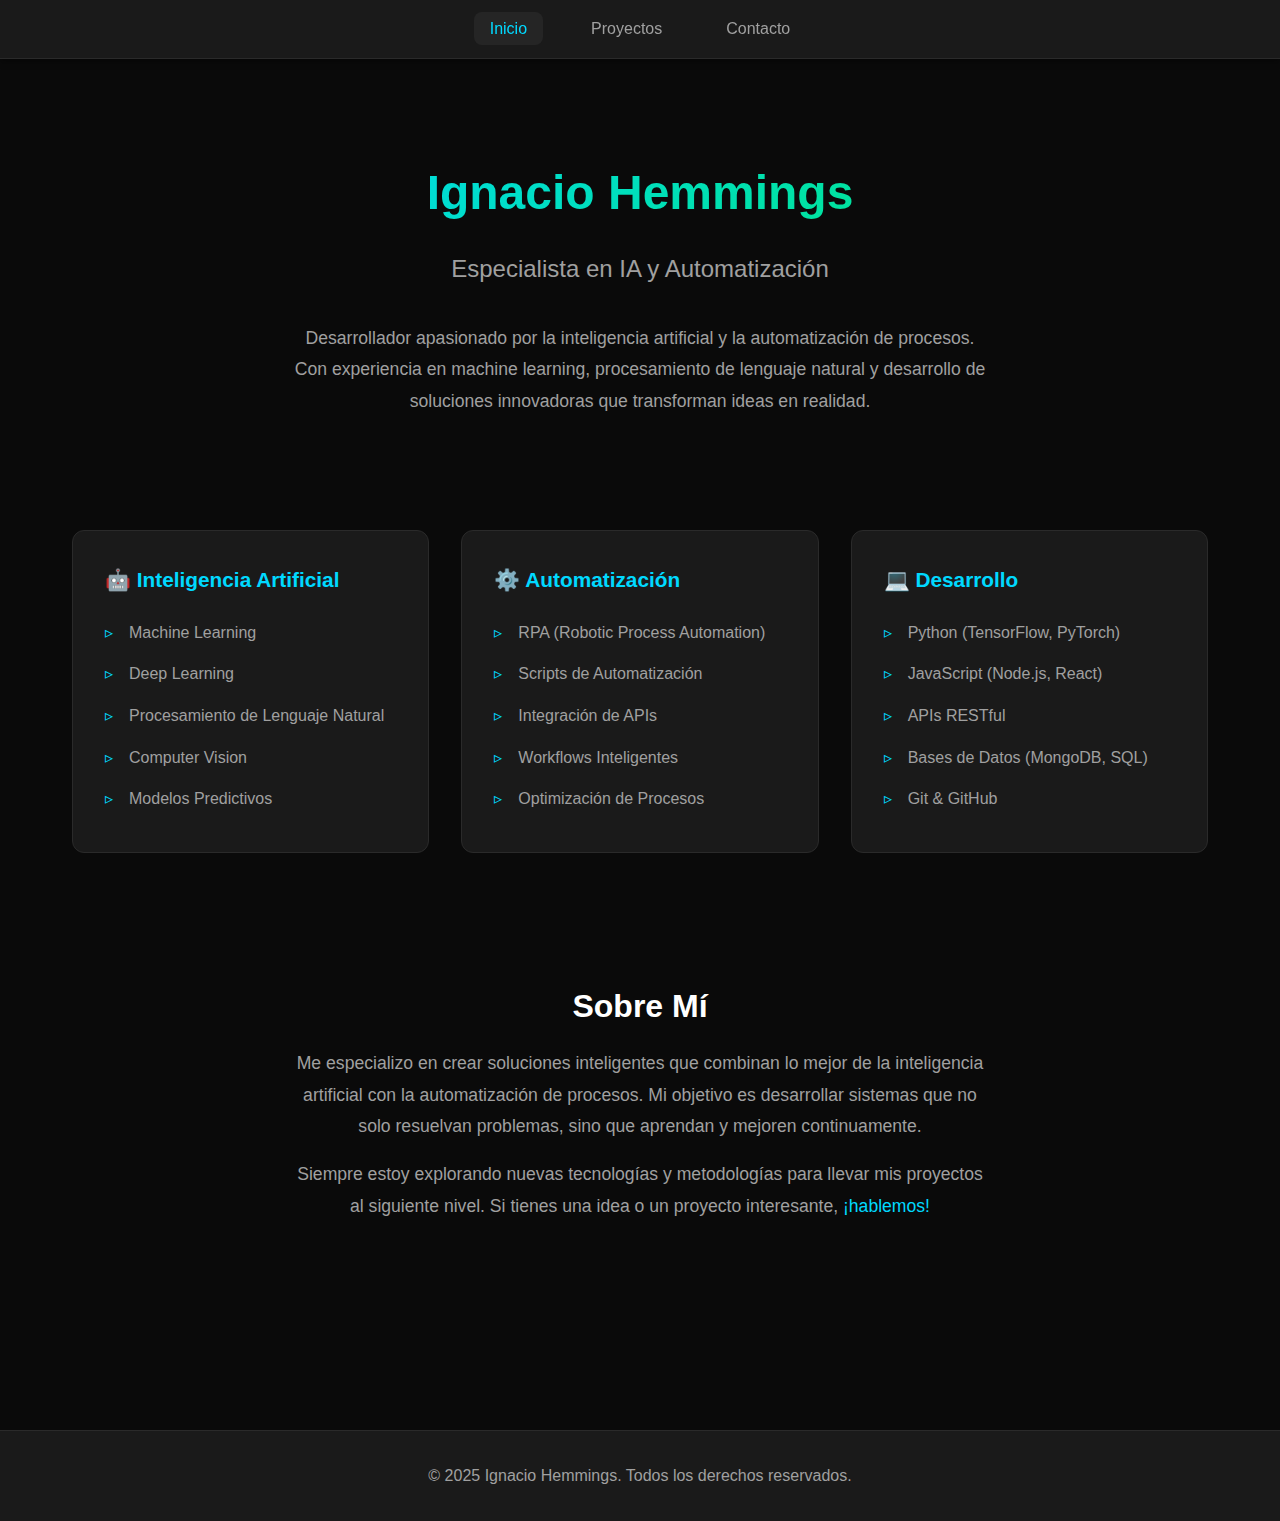
<file: index.html>
<!DOCTYPE html>
<html lang="es">
<head>
    <meta charset="UTF-8">
    <meta name="viewport" content="width=device-width, initial-scale=1.0">
    <meta name="description" content="Ignacio Hemmings - Especialista en IA y Automatización">
    <title>Ignacio Hemmings - Portfolio</title>
    <link rel="stylesheet" href="styles.css">
</head>
<body>
    <nav>
        <ul>
            <li><a href="index.html" class="active">Inicio</a></li>
            <li><a href="projects.html">Proyectos</a></li>
            <li><a href="contact.html">Contacto</a></li>
        </ul>
    </nav>

    <div class="container">
        <section class="hero">
            <h1>Ignacio Hemmings</h1>
            <p class="subtitle">Especialista en IA y Automatización</p>
            <p>
                Desarrollador apasionado por la inteligencia artificial y la automatización de procesos. 
                Con experiencia en machine learning, procesamiento de lenguaje natural y desarrollo de 
                soluciones innovadoras que transforman ideas en realidad.
            </p>
        </section>

        <section class="skills">
            <div class="skill-card">
                <h3>🤖 Inteligencia Artificial</h3>
                <ul>
                    <li>Machine Learning</li>
                    <li>Deep Learning</li>
                    <li>Procesamiento de Lenguaje Natural</li>
                    <li>Computer Vision</li>
                    <li>Modelos Predictivos</li>
                </ul>
            </div>

            <div class="skill-card">
                <h3>⚙️ Automatización</h3>
                <ul>
                    <li>RPA (Robotic Process Automation)</li>
                    <li>Scripts de Automatización</li>
                    <li>Integración de APIs</li>
                    <li>Workflows Inteligentes</li>
                    <li>Optimización de Procesos</li>
                </ul>
            </div>

            <div class="skill-card">
                <h3>💻 Desarrollo</h3>
                <ul>
                    <li>Python (TensorFlow, PyTorch)</li>
                    <li>JavaScript (Node.js, React)</li>
                    <li>APIs RESTful</li>
                    <li>Bases de Datos (MongoDB, SQL)</li>
                    <li>Git & GitHub</li>
                </ul>
            </div>
        </section>

        <section class="hero" style="margin-top: 4rem;">
            <h2 style="font-size: 2rem; margin-bottom: 1rem;">Sobre Mí</h2>
            <p>
                Me especializo en crear soluciones inteligentes que combinan lo mejor de la inteligencia 
                artificial con la automatización de procesos. Mi objetivo es desarrollar sistemas que no 
                solo resuelvan problemas, sino que aprendan y mejoren continuamente.
            </p>
            <p style="margin-top: 1rem;">
                Siempre estoy explorando nuevas tecnologías y metodologías para llevar mis proyectos 
                al siguiente nivel. Si tienes una idea o un proyecto interesante, 
                <a href="contact.html" style="color: var(--accent-color); text-decoration: none;">¡hablemos!</a>
            </p>
        </section>
    </div>

    <footer>
        <p>&copy; 2025 Ignacio Hemmings. Todos los derechos reservados.</p>
    </footer>
</body>
</html>
</file>
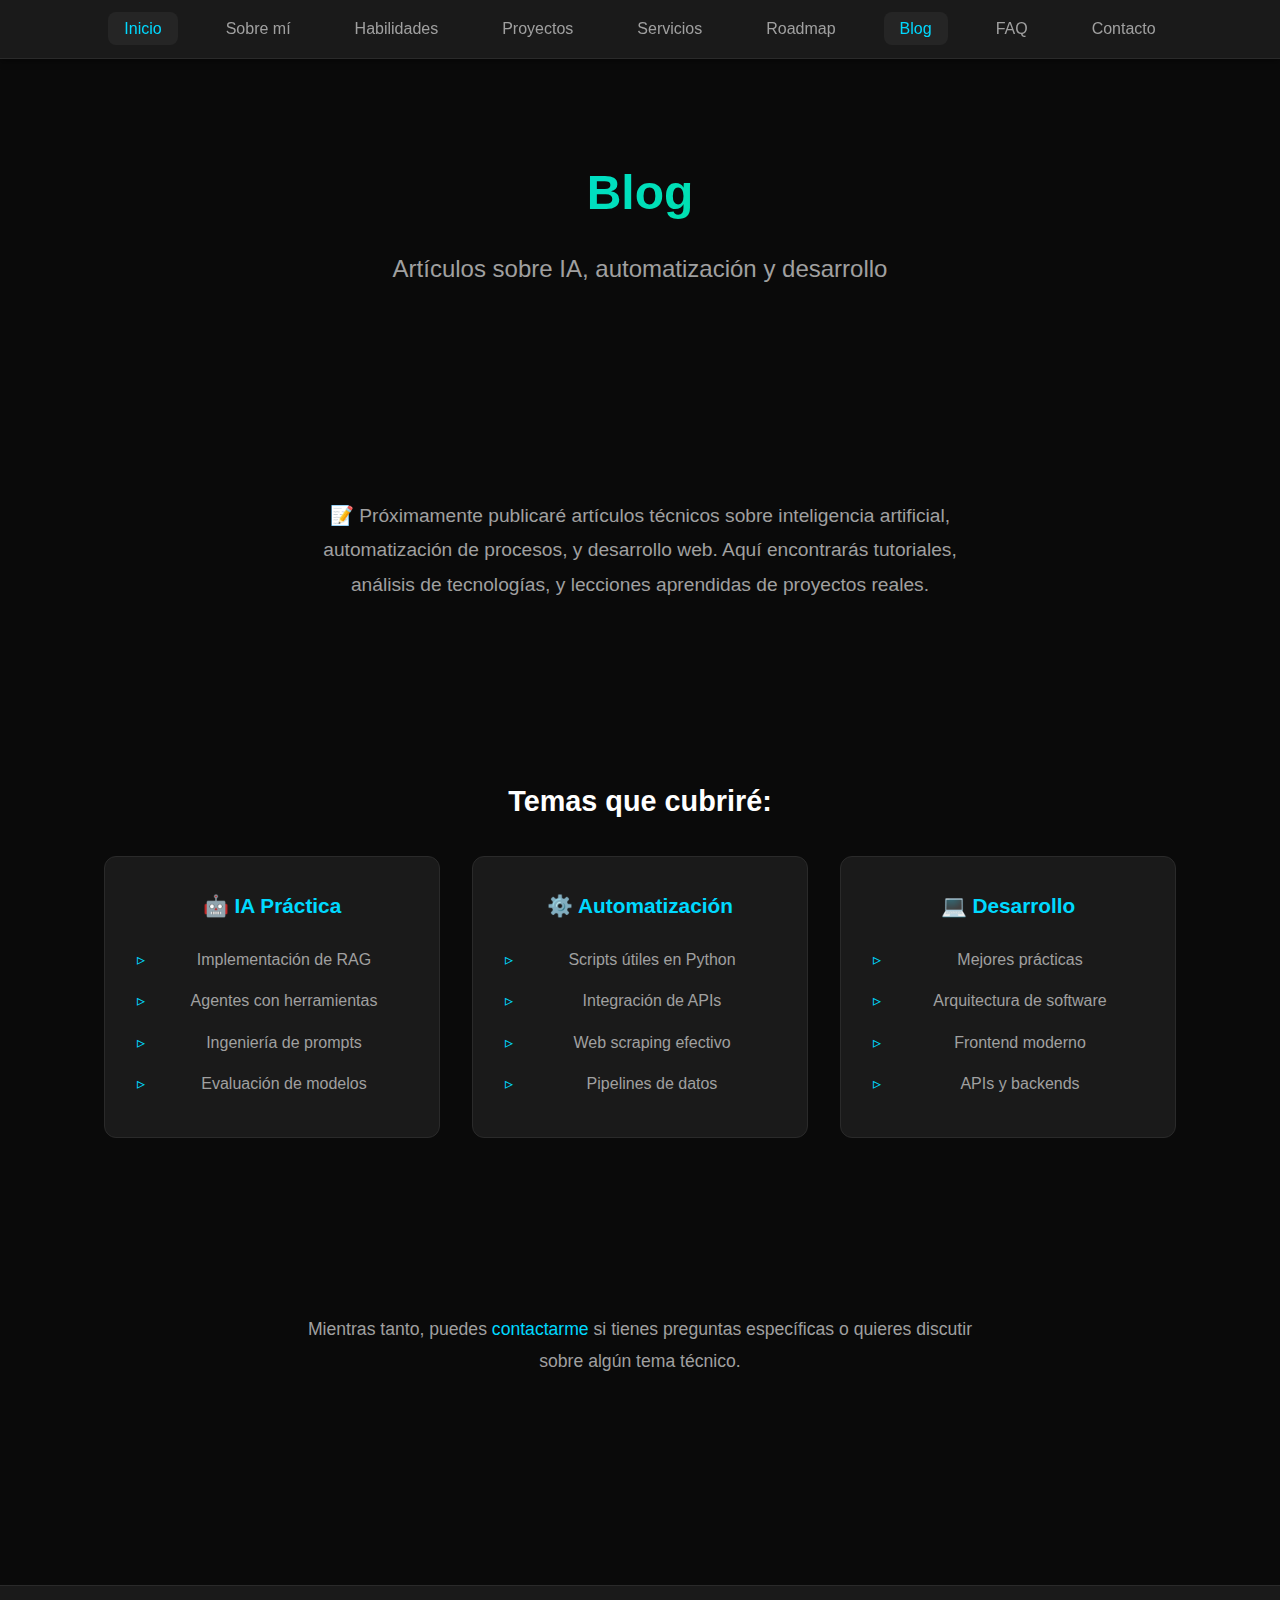
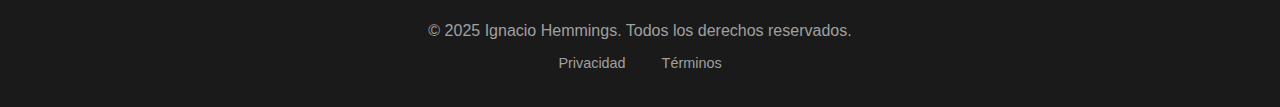
<file: blog/index.html>
<!DOCTYPE html>
<html lang="es">
<head>
    <meta charset="UTF-8">
    <meta name="viewport" content="width=device-width, initial-scale=1.0">
    <meta name="description" content="Blog - Ignacio Hemmings">
    <title>Blog - Ignacio Hemmings</title>
    <link rel="stylesheet" href="/styles.css">
</head>
<body>
    <div id="site-header"></div>

    <div class="container">
        <section class="hero">
            <h1>Blog</h1>
            <p class="subtitle">Artículos sobre IA, automatización y desarrollo</p>
        </section>

        <section class="hero" style="margin-top: 2rem;">
            <p style="font-size: 1.2rem; color: var(--text-secondary);">
                📝 Próximamente publicaré artículos técnicos sobre inteligencia artificial, 
                automatización de procesos, y desarrollo web. Aquí encontrarás tutoriales, 
                análisis de tecnologías, y lecciones aprendidas de proyectos reales.
            </p>
        </section>

        <section class="hero" style="margin-top: 3rem;">
            <h2 style="font-size: 1.8rem; margin-bottom: 1rem;">Temas que cubriré:</h2>
            <div class="skills" style="margin-top: 2rem;">
                <div class="skill-card">
                    <h3>🤖 IA Práctica</h3>
                    <ul>
                        <li>Implementación de RAG</li>
                        <li>Agentes con herramientas</li>
                        <li>Ingeniería de prompts</li>
                        <li>Evaluación de modelos</li>
                    </ul>
                </div>
                <div class="skill-card">
                    <h3>⚙️ Automatización</h3>
                    <ul>
                        <li>Scripts útiles en Python</li>
                        <li>Integración de APIs</li>
                        <li>Web scraping efectivo</li>
                        <li>Pipelines de datos</li>
                    </ul>
                </div>
                <div class="skill-card">
                    <h3>💻 Desarrollo</h3>
                    <ul>
                        <li>Mejores prácticas</li>
                        <li>Arquitectura de software</li>
                        <li>Frontend moderno</li>
                        <li>APIs y backends</li>
                    </ul>
                </div>
            </div>
        </section>

        <section class="hero" style="margin-top: 3rem;">
            <p>
                Mientras tanto, puedes <a href="/contact.html" style="color: var(--accent-color); text-decoration: none;">contactarme</a> 
                si tienes preguntas específicas o quieres discutir sobre algún tema técnico.
            </p>
        </section>
    </div>

    <div id="site-footer"></div>
    <script src="/components/include.js" async></script>
</body>
</html>
</file>
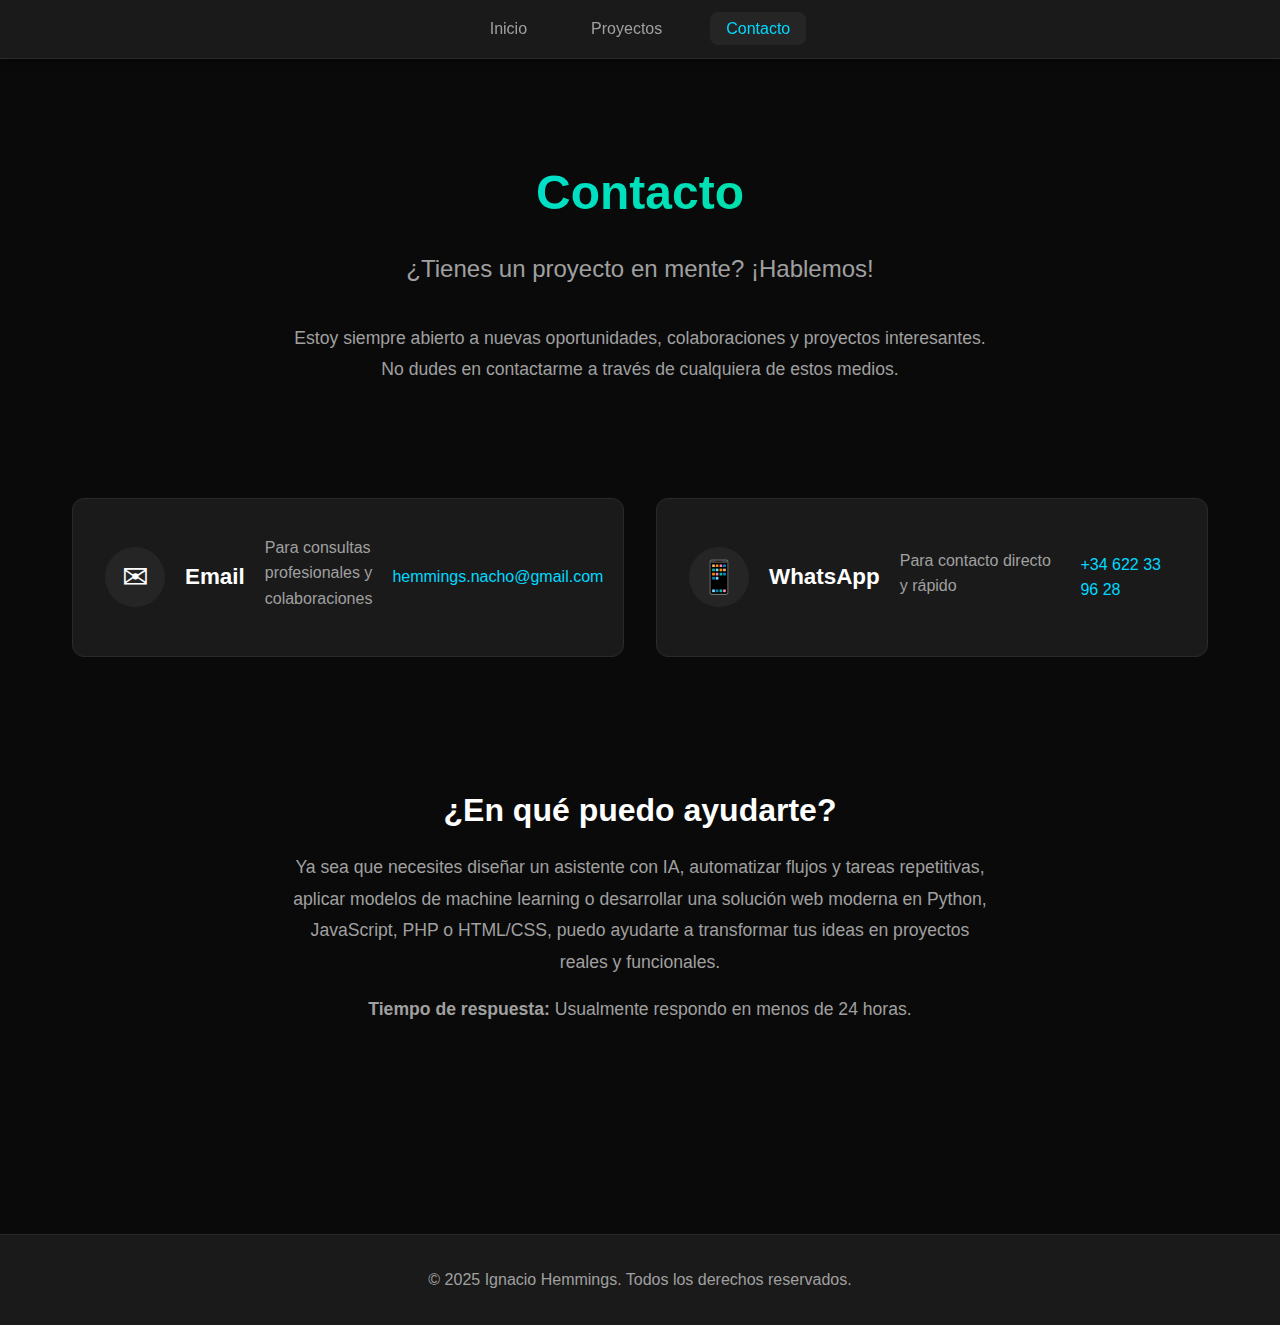
<file: contact.html>
<!DOCTYPE html>

<html lang="es">

<head>

    <meta charset="UTF-8">

    <meta name="viewport" content="width=device-width, initial-scale=1.0">

    <meta name="description" content="Contacto - Ignacio Hemmings">

    <title>Contacto - Ignacio Hemmings</title>

    <link rel="stylesheet" href="styles.css">

</head>

<body>

    <nav>

        <ul>

            <li><a href="index.html">Inicio</a></li>

            <li><a href="projects.html">Proyectos</a></li>

            <li><a href="contact.html" class="active">Contacto</a></li>

        </ul>

    </nav>



    <div class="container">

        <section class="hero">

            <h1>Contacto</h1>

            <p class="subtitle">¿Tienes un proyecto en mente? ¡Hablemos!</p>

            <p>

                Estoy siempre abierto a nuevas oportunidades, colaboraciones y proyectos interesantes. 

                No dudes en contactarme a través de cualquiera de estos medios.

            </p>

        </section>



        <div class="contact-info">

            <div class="contact-card">

                <div class="icon icon-email"></div>

                <h3>Email</h3>

                <p>Para consultas profesionales y colaboraciones</p>

                <a href="mailto:hemmings.nacho@gmail.com">hemmings.nacho@gmail.com</a>

            </div>



            <div class="contact-card">

                <div class="icon icon-whatsapp"></div>

                <h3>WhatsApp</h3>

                <p>Para contacto directo y rápido</p>

                <a href="https://wa.me/34622339628" target="_blank" rel="noopener noreferrer">

                    +34 622 33 96 28

                </a>

            </div>

        </div>



        <section class="hero" style="margin-top: 4rem;">

            <h2 style="font-size: 2rem; margin-bottom: 1rem;">¿En qué puedo ayudarte?</h2>

            <p>

                Ya sea que necesites diseñar un asistente con IA, automatizar flujos y tareas repetitivas, 

                aplicar modelos de machine learning o desarrollar una solución web moderna 

                en Python, JavaScript, PHP o HTML/CSS, puedo ayudarte a transformar 

                tus ideas en proyectos reales y funcionales.

            </p>

            <p style="margin-top: 1rem;">

                <strong>Tiempo de respuesta:</strong> Usualmente respondo en menos de 24 horas.

            </p>

        </section>

    </div>



    <footer>

        <p>&copy; 2025 Ignacio Hemmings. Todos los derechos reservados.</p>

    </footer>

</body>

</html>
</file>
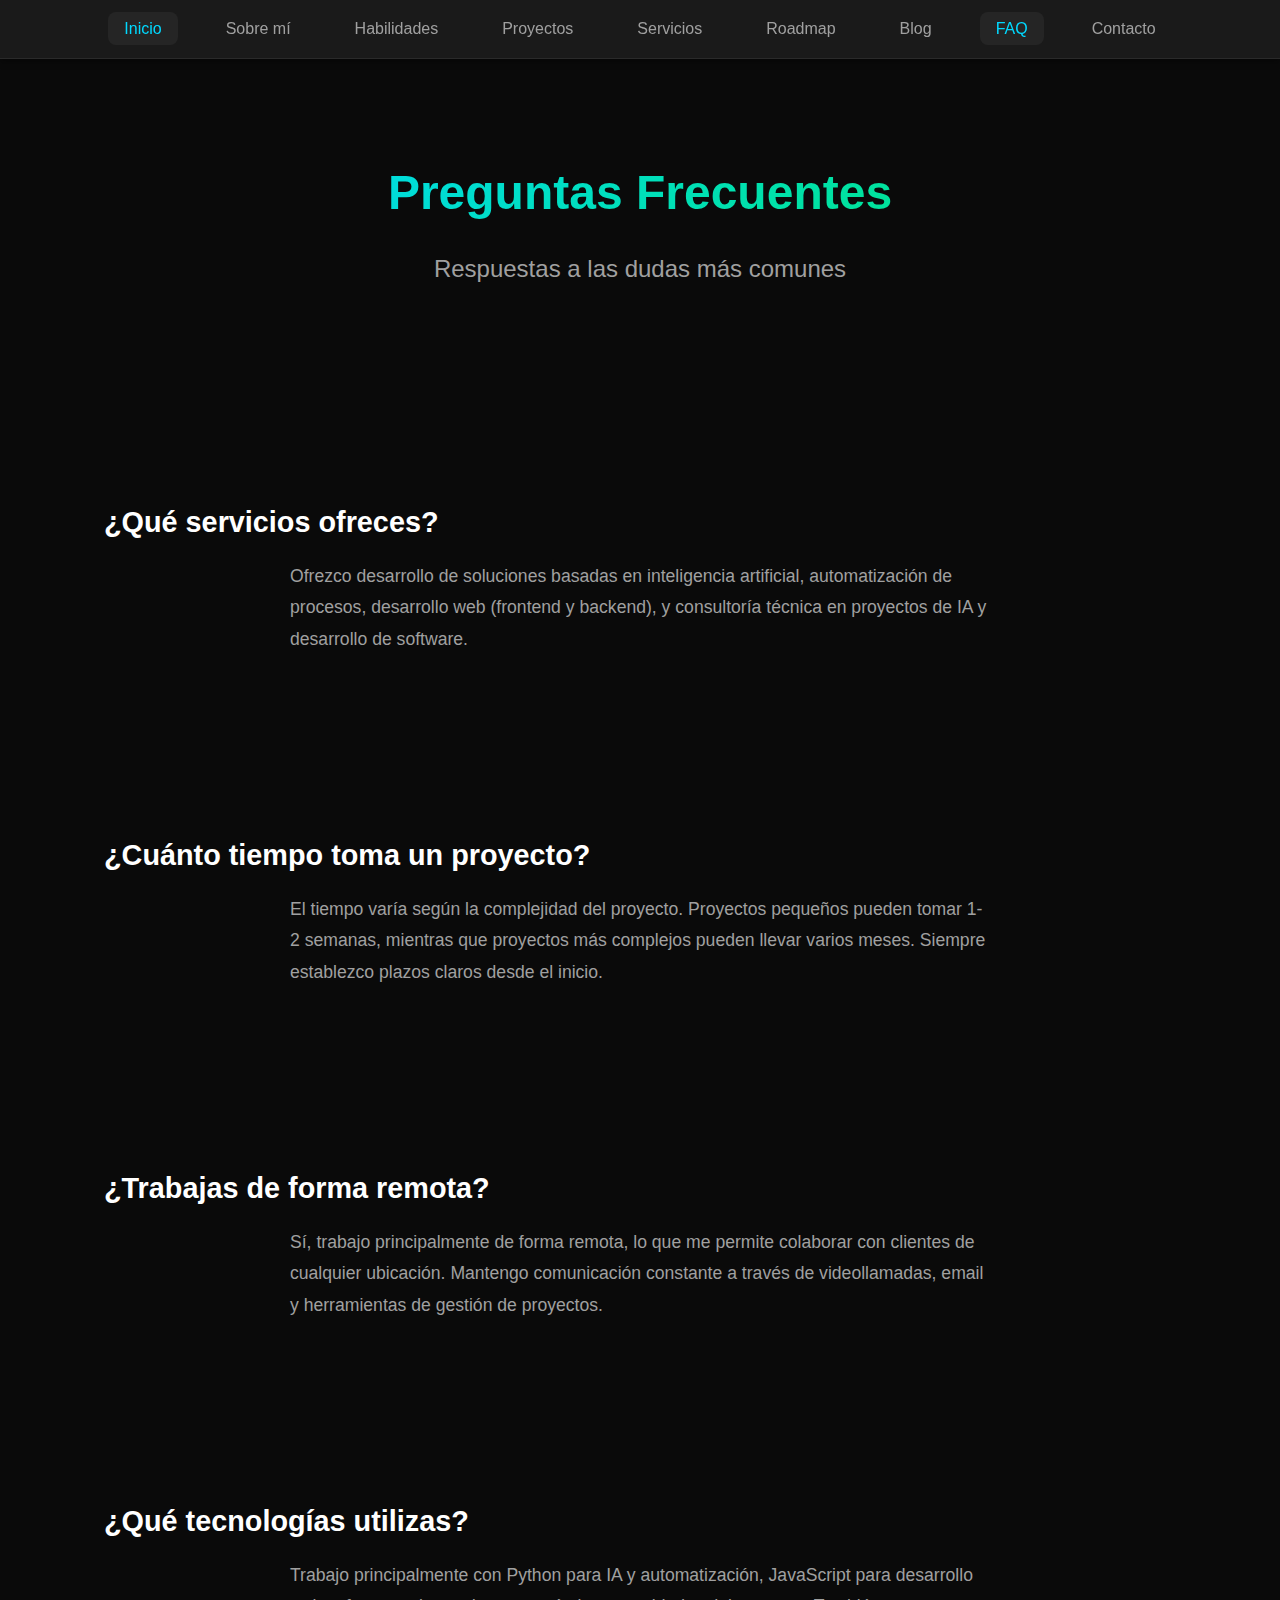
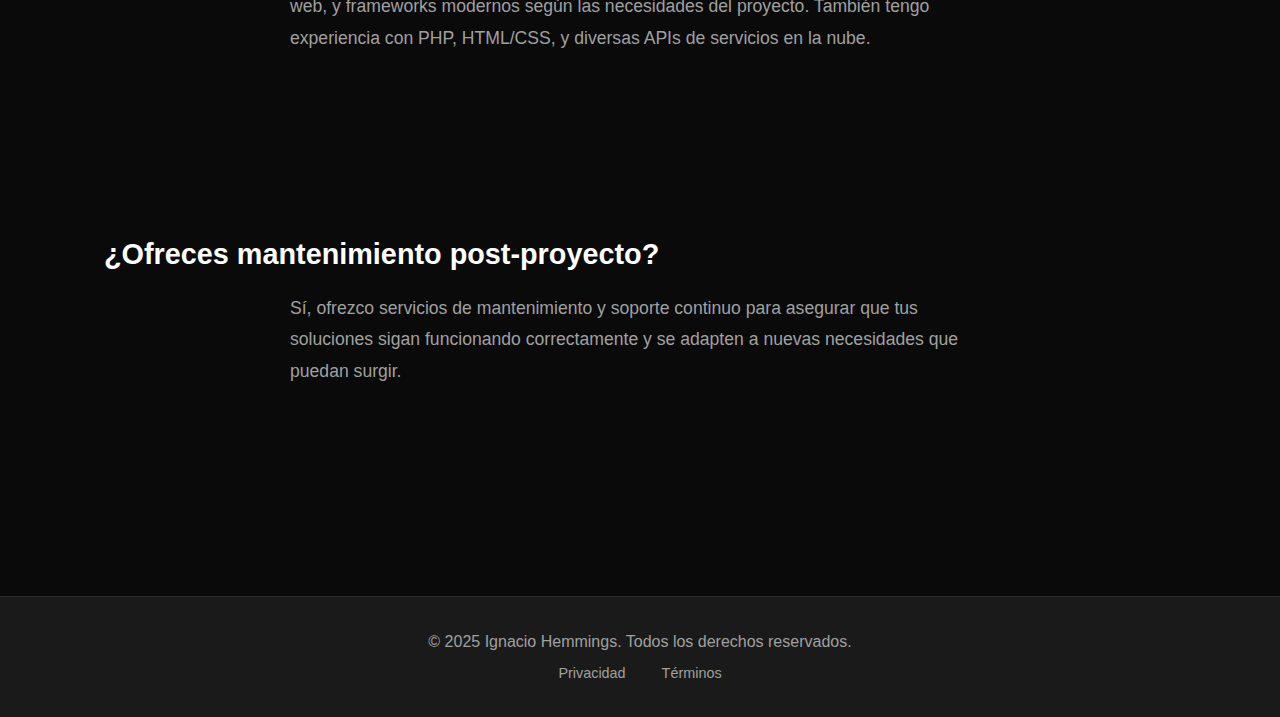
<file: faq.html>
<!DOCTYPE html>
<html lang="es">
<head>
    <meta charset="UTF-8">
    <meta name="viewport" content="width=device-width, initial-scale=1.0">
    <meta name="description" content="Preguntas Frecuentes - Ignacio Hemmings">
    <title>FAQ - Ignacio Hemmings</title>
    <link rel="stylesheet" href="/styles.css">
</head>
<body>
    <div id="site-header"></div>

    <div class="container">
        <section class="hero">
            <h1>Preguntas Frecuentes</h1>
            <p class="subtitle">Respuestas a las dudas más comunes</p>
        </section>

        <section class="hero" style="margin-top: 2rem;">
            <h2 style="font-size: 1.8rem; margin-bottom: 1rem; text-align: left;">¿Qué servicios ofreces?</h2>
            <p style="text-align: left;">
                Ofrezco desarrollo de soluciones basadas en inteligencia artificial, automatización de procesos, 
                desarrollo web (frontend y backend), y consultoría técnica en proyectos de IA y desarrollo de software.
            </p>
        </section>

        <section class="hero" style="margin-top: 2rem;">
            <h2 style="font-size: 1.8rem; margin-bottom: 1rem; text-align: left;">¿Cuánto tiempo toma un proyecto?</h2>
            <p style="text-align: left;">
                El tiempo varía según la complejidad del proyecto. Proyectos pequeños pueden tomar 1-2 semanas, 
                mientras que proyectos más complejos pueden llevar varios meses. Siempre establezco plazos claros desde el inicio.
            </p>
        </section>

        <section class="hero" style="margin-top: 2rem;">
            <h2 style="font-size: 1.8rem; margin-bottom: 1rem; text-align: left;">¿Trabajas de forma remota?</h2>
            <p style="text-align: left;">
                Sí, trabajo principalmente de forma remota, lo que me permite colaborar con clientes de cualquier ubicación. 
                Mantengo comunicación constante a través de videollamadas, email y herramientas de gestión de proyectos.
            </p>
        </section>

        <section class="hero" style="margin-top: 2rem;">
            <h2 style="font-size: 1.8rem; margin-bottom: 1rem; text-align: left;">¿Qué tecnologías utilizas?</h2>
            <p style="text-align: left;">
                Trabajo principalmente con Python para IA y automatización, JavaScript para desarrollo web, 
                y frameworks modernos según las necesidades del proyecto. También tengo experiencia con PHP, 
                HTML/CSS, y diversas APIs de servicios en la nube.
            </p>
        </section>

        <section class="hero" style="margin-top: 2rem;">
            <h2 style="font-size: 1.8rem; margin-bottom: 1rem; text-align: left;">¿Ofreces mantenimiento post-proyecto?</h2>
            <p style="text-align: left;">
                Sí, ofrezco servicios de mantenimiento y soporte continuo para asegurar que tus soluciones 
                sigan funcionando correctamente y se adapten a nuevas necesidades que puedan surgir.
            </p>
        </section>
    </div>

    <div id="site-footer"></div>
    <script src="/components/include.js" async></script>
</body>
</html>
</file>
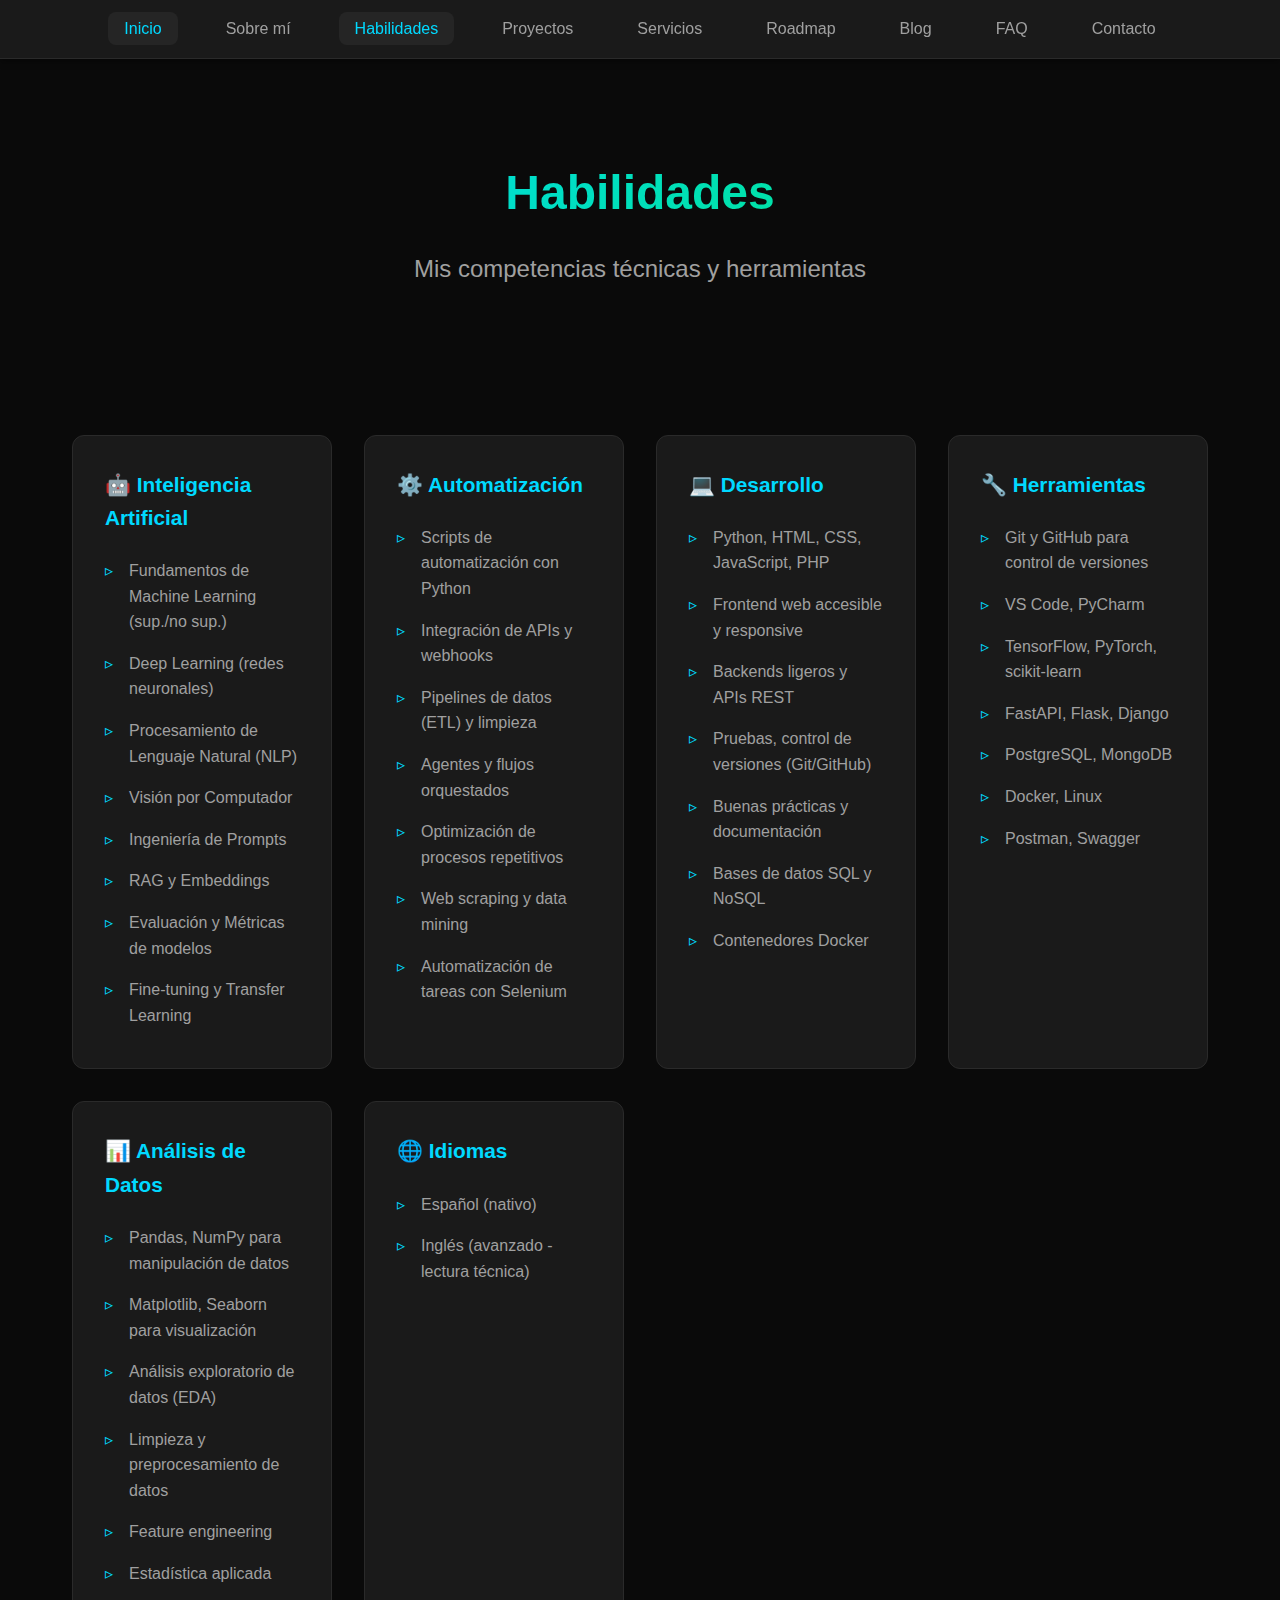
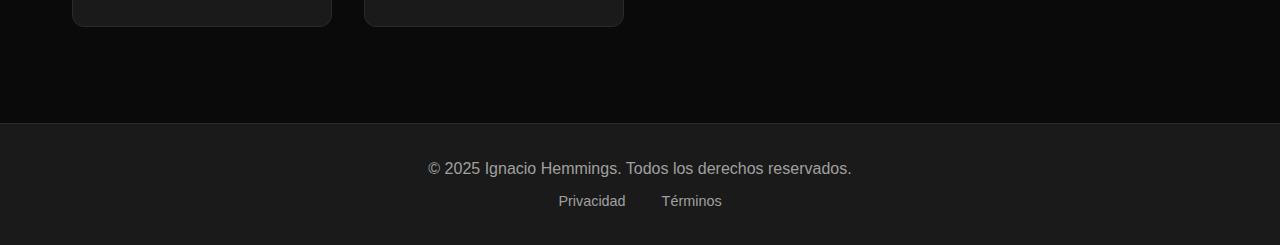
<file: habilidades.html>
<!DOCTYPE html>
<html lang="es">
<head>
    <meta charset="UTF-8">
    <meta name="viewport" content="width=device-width, initial-scale=1.0">
    <meta name="description" content="Habilidades - Ignacio Hemmings">
    <title>Habilidades - Ignacio Hemmings</title>
    <link rel="stylesheet" href="/styles.css">
</head>
<body>
    <div id="site-header"></div>

    <div class="container">
        <section class="hero">
            <h1>Habilidades</h1>
            <p class="subtitle">Mis competencias técnicas y herramientas</p>
        </section>

        <section class="skills">
            <div class="skill-card">
                <h3>🤖 Inteligencia Artificial</h3>
                <ul>
                    <li>Fundamentos de Machine Learning (sup./no sup.)</li>
                    <li>Deep Learning (redes neuronales)</li>
                    <li>Procesamiento de Lenguaje Natural (NLP)</li>
                    <li>Visión por Computador</li>
                    <li>Ingeniería de Prompts</li>
                    <li>RAG y Embeddings</li>
                    <li>Evaluación y Métricas de modelos</li>
                    <li>Fine-tuning y Transfer Learning</li>
                </ul>
            </div>

            <div class="skill-card">
                <h3>⚙️ Automatización</h3>
                <ul>
                    <li>Scripts de automatización con Python</li>
                    <li>Integración de APIs y webhooks</li>
                    <li>Pipelines de datos (ETL) y limpieza</li>
                    <li>Agentes y flujos orquestados</li>
                    <li>Optimización de procesos repetitivos</li>
                    <li>Web scraping y data mining</li>
                    <li>Automatización de tareas con Selenium</li>
                </ul>
            </div>

            <div class="skill-card">
                <h3>💻 Desarrollo</h3>
                <ul>
                    <li>Python, HTML, CSS, JavaScript, PHP</li>
                    <li>Frontend web accesible y responsive</li>
                    <li>Backends ligeros y APIs REST</li>
                    <li>Pruebas, control de versiones (Git/GitHub)</li>
                    <li>Buenas prácticas y documentación</li>
                    <li>Bases de datos SQL y NoSQL</li>
                    <li>Contenedores Docker</li>
                </ul>
            </div>

            <div class="skill-card">
                <h3>🔧 Herramientas</h3>
                <ul>
                    <li>Git y GitHub para control de versiones</li>
                    <li>VS Code, PyCharm</li>
                    <li>TensorFlow, PyTorch, scikit-learn</li>
                    <li>FastAPI, Flask, Django</li>
                    <li>PostgreSQL, MongoDB</li>
                    <li>Docker, Linux</li>
                    <li>Postman, Swagger</li>
                </ul>
            </div>

            <div class="skill-card">
                <h3>📊 Análisis de Datos</h3>
                <ul>
                    <li>Pandas, NumPy para manipulación de datos</li>
                    <li>Matplotlib, Seaborn para visualización</li>
                    <li>Análisis exploratorio de datos (EDA)</li>
                    <li>Limpieza y preprocesamiento de datos</li>
                    <li>Feature engineering</li>
                    <li>Estadística aplicada</li>
                </ul>
            </div>

            <div class="skill-card">
                <h3>🌐 Idiomas</h3>
                <ul>
                    <li>Español (nativo)</li>
                    <li>Inglés (avanzado - lectura técnica)</li>
                </ul>
            </div>
        </section>
    </div>

    <div id="site-footer"></div>
    <script src="/components/include.js" async></script>
</body>
</html>
</file>
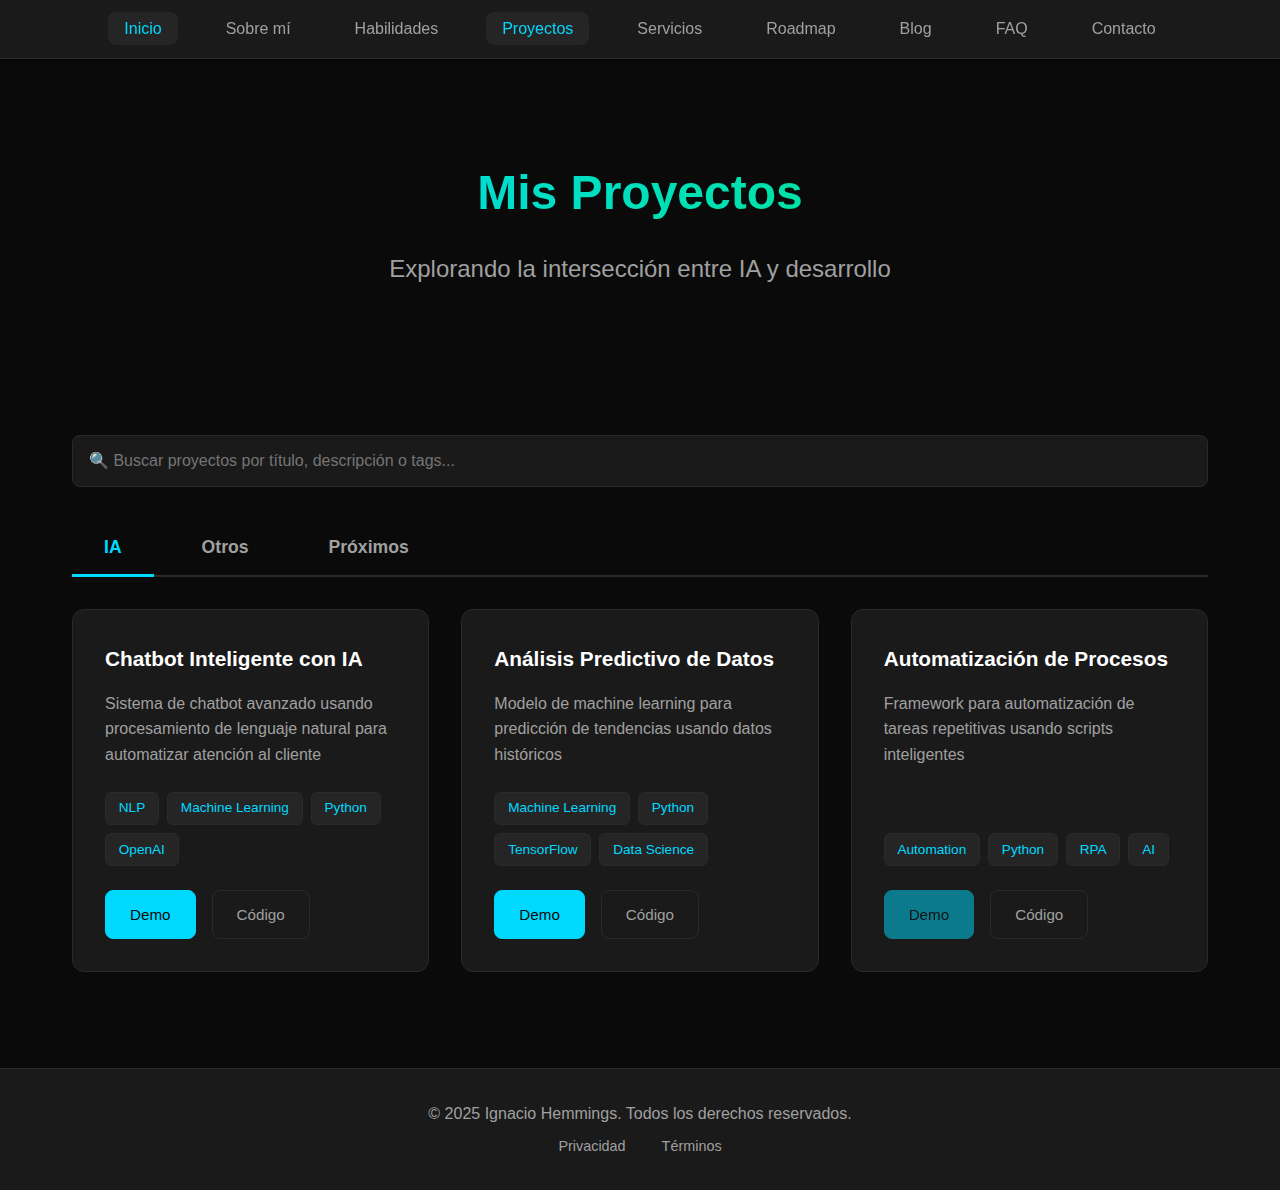
<file: projects.html>
<!DOCTYPE html>
<html lang="es">
<head>
    <meta charset="UTF-8">
    <meta name="viewport" content="width=device-width, initial-scale=1.0">
    <meta name="description" content="Proyectos de Ignacio Hemmings - IA y Desarrollo">
    <title>Proyectos - Ignacio Hemmings</title>
    <link rel="stylesheet" href="/styles.css">
</head>
<body>
    <div id="site-header"></div>

    <div class="container">
        <section class="hero">
            <h1>Mis Proyectos</h1>
            <p class="subtitle">Explorando la intersección entre IA y desarrollo</p>
        </section>

        <div class="search-bar">
            <input 
                type="text" 
                id="searchInput" 
                placeholder="🔍 Buscar proyectos por título, descripción o tags..."
                autocomplete="off"
            >
        </div>

        <div class="tabs">
            <button class="tab-button active" data-tab="ia">IA</button>
            <button class="tab-button" data-tab="otros">Otros</button>
            <button class="tab-button" data-tab="proximos">Próximos</button>
        </div>

        <div id="projectsContainer" class="projects-grid">
            <div class="loading">
                <p>Cargando proyectos...</p>
            </div>
        </div>
    </div>

    <div id="site-footer"></div>

    <script src="/projects.js"></script>
    <script src="/components/include.js" async></script>
</body>
</html>
</file>
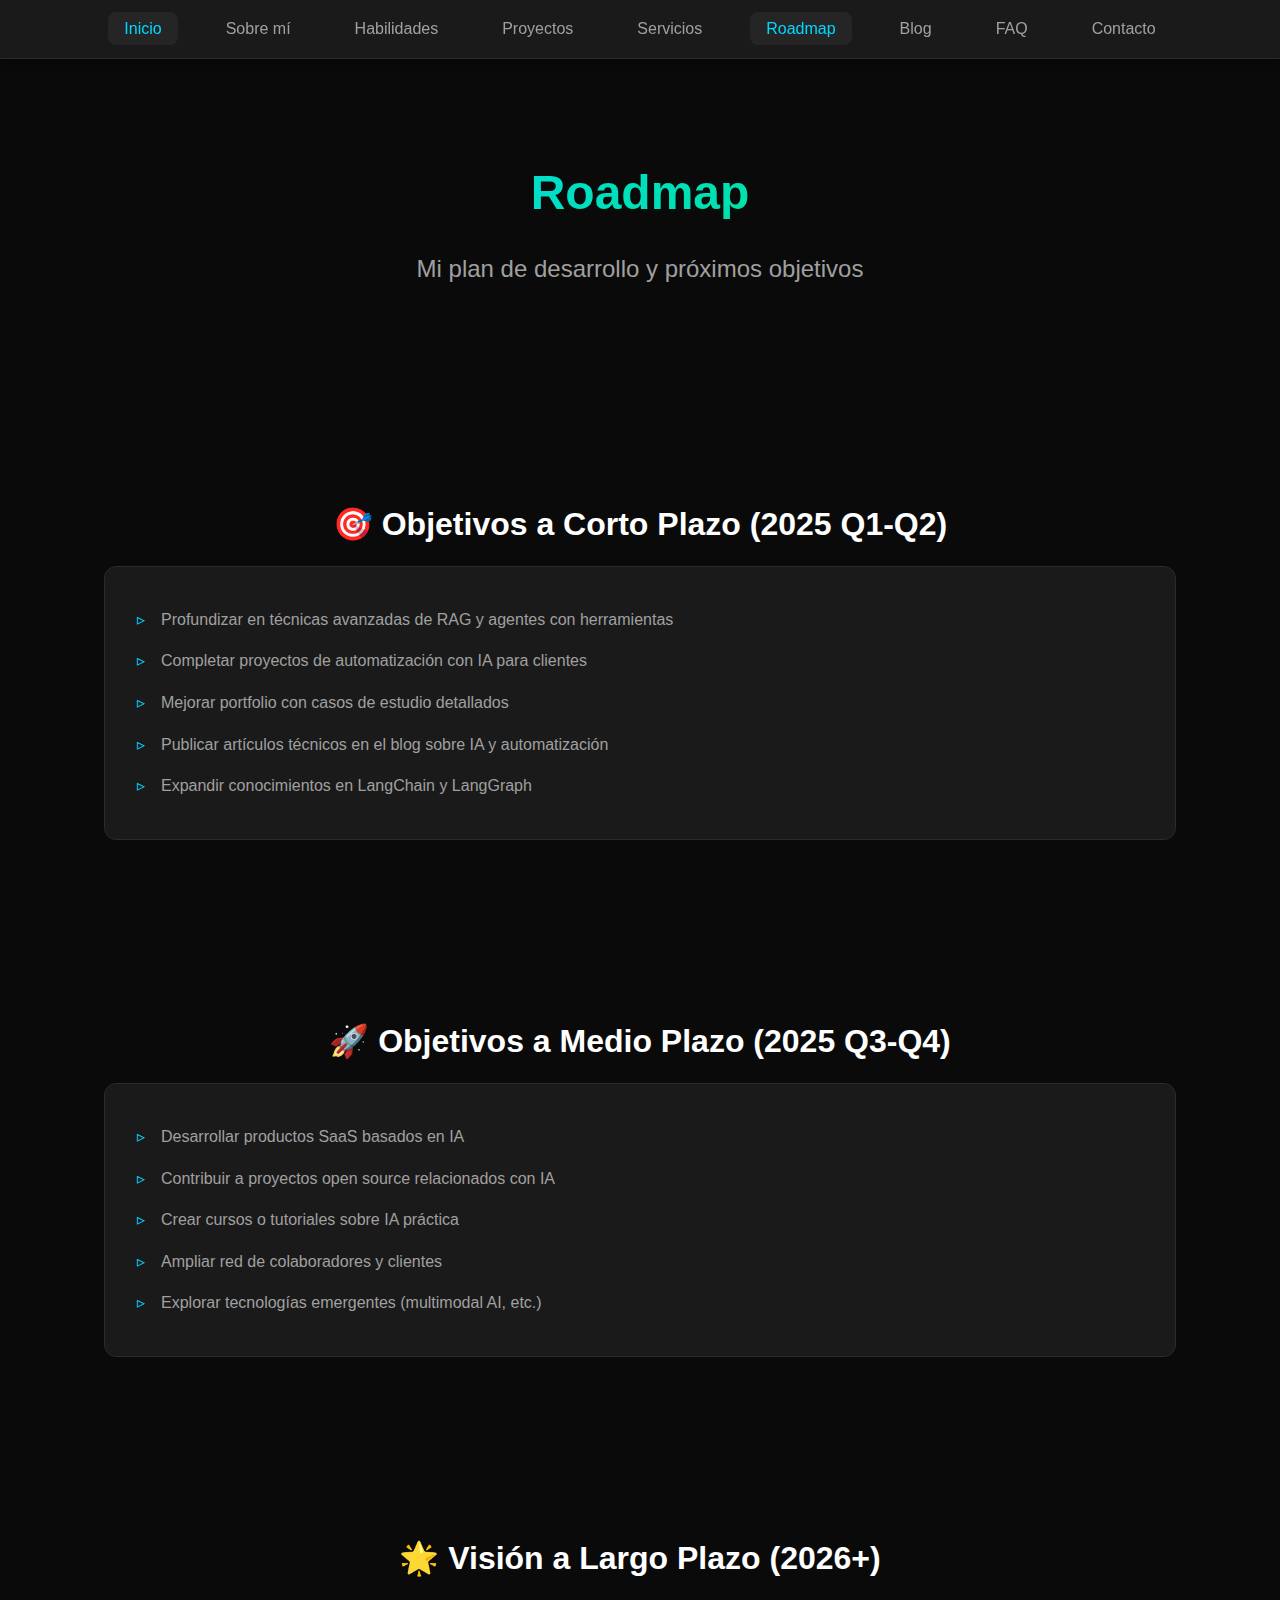
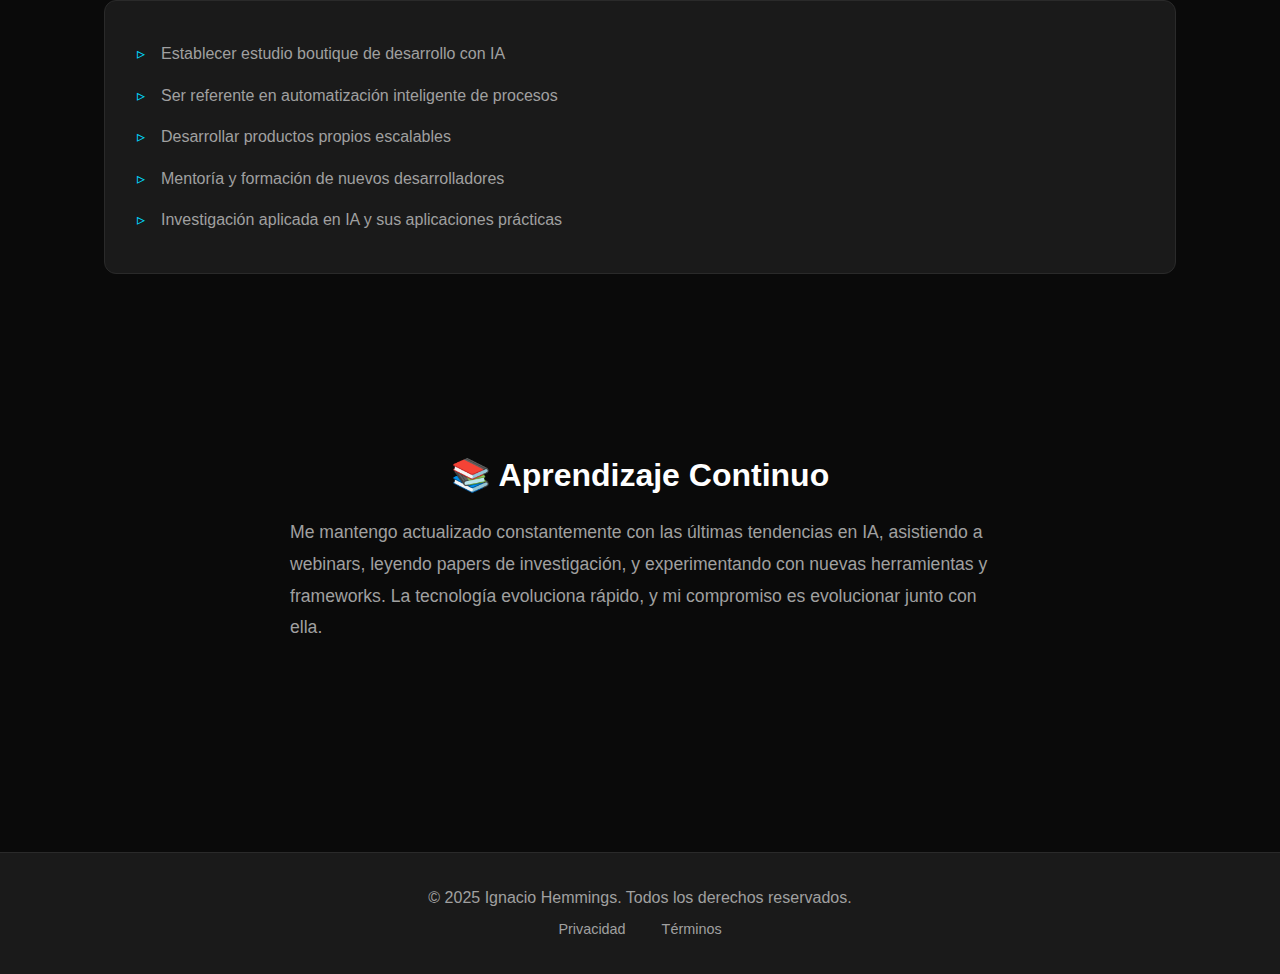
<file: roadmap.html>
<!DOCTYPE html>
<html lang="es">
<head>
    <meta charset="UTF-8">
    <meta name="viewport" content="width=device-width, initial-scale=1.0">
    <meta name="description" content="Roadmap - Ignacio Hemmings">
    <title>Roadmap - Ignacio Hemmings</title>
    <link rel="stylesheet" href="/styles.css">
</head>
<body>
    <div id="site-header"></div>

    <div class="container">
        <section class="hero">
            <h1>Roadmap</h1>
            <p class="subtitle">Mi plan de desarrollo y próximos objetivos</p>
        </section>

        <section class="hero" style="margin-top: 2rem;">
            <h2 style="font-size: 2rem; margin-bottom: 1rem;">🎯 Objetivos a Corto Plazo (2025 Q1-Q2)</h2>
            <div class="skill-card" style="margin-top: 1rem; text-align: left;">
                <ul>
                    <li>Profundizar en técnicas avanzadas de RAG y agentes con herramientas</li>
                    <li>Completar proyectos de automatización con IA para clientes</li>
                    <li>Mejorar portfolio con casos de estudio detallados</li>
                    <li>Publicar artículos técnicos en el blog sobre IA y automatización</li>
                    <li>Expandir conocimientos en LangChain y LangGraph</li>
                </ul>
            </div>
        </section>

        <section class="hero" style="margin-top: 3rem;">
            <h2 style="font-size: 2rem; margin-bottom: 1rem;">🚀 Objetivos a Medio Plazo (2025 Q3-Q4)</h2>
            <div class="skill-card" style="margin-top: 1rem; text-align: left;">
                <ul>
                    <li>Desarrollar productos SaaS basados en IA</li>
                    <li>Contribuir a proyectos open source relacionados con IA</li>
                    <li>Crear cursos o tutoriales sobre IA práctica</li>
                    <li>Ampliar red de colaboradores y clientes</li>
                    <li>Explorar tecnologías emergentes (multimodal AI, etc.)</li>
                </ul>
            </div>
        </section>

        <section class="hero" style="margin-top: 3rem;">
            <h2 style="font-size: 2rem; margin-bottom: 1rem;">🌟 Visión a Largo Plazo (2026+)</h2>
            <div class="skill-card" style="margin-top: 1rem; text-align: left;">
                <ul>
                    <li>Establecer estudio boutique de desarrollo con IA</li>
                    <li>Ser referente en automatización inteligente de procesos</li>
                    <li>Desarrollar productos propios escalables</li>
                    <li>Mentoría y formación de nuevos desarrolladores</li>
                    <li>Investigación aplicada en IA y sus aplicaciones prácticas</li>
                </ul>
            </div>
        </section>

        <section class="hero" style="margin-top: 3rem;">
            <h2 style="font-size: 2rem; margin-bottom: 1rem;">📚 Aprendizaje Continuo</h2>
            <p style="text-align: left;">
                Me mantengo actualizado constantemente con las últimas tendencias en IA, asistiendo a webinars, 
                leyendo papers de investigación, y experimentando con nuevas herramientas y frameworks. 
                La tecnología evoluciona rápido, y mi compromiso es evolucionar junto con ella.
            </p>
        </section>
    </div>

    <div id="site-footer"></div>
    <script src="/components/include.js" async></script>
</body>
</html>
</file>
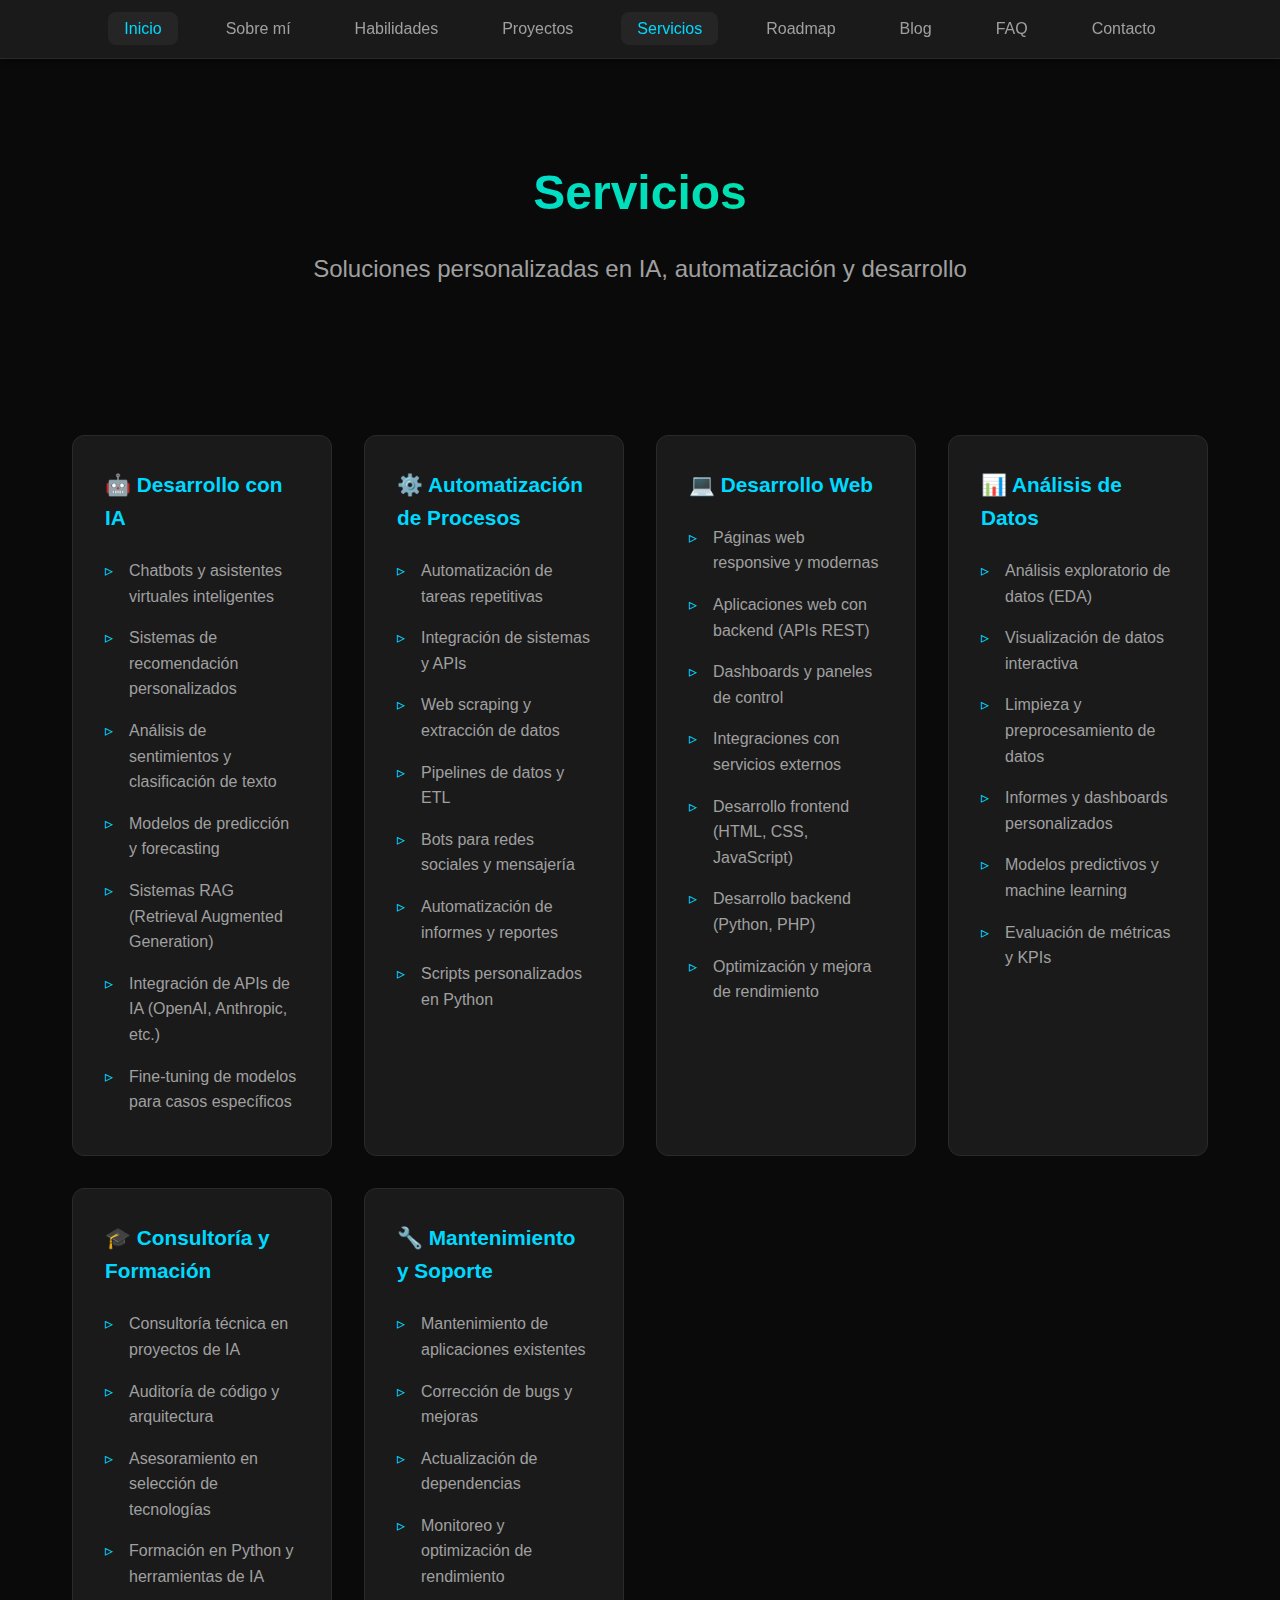
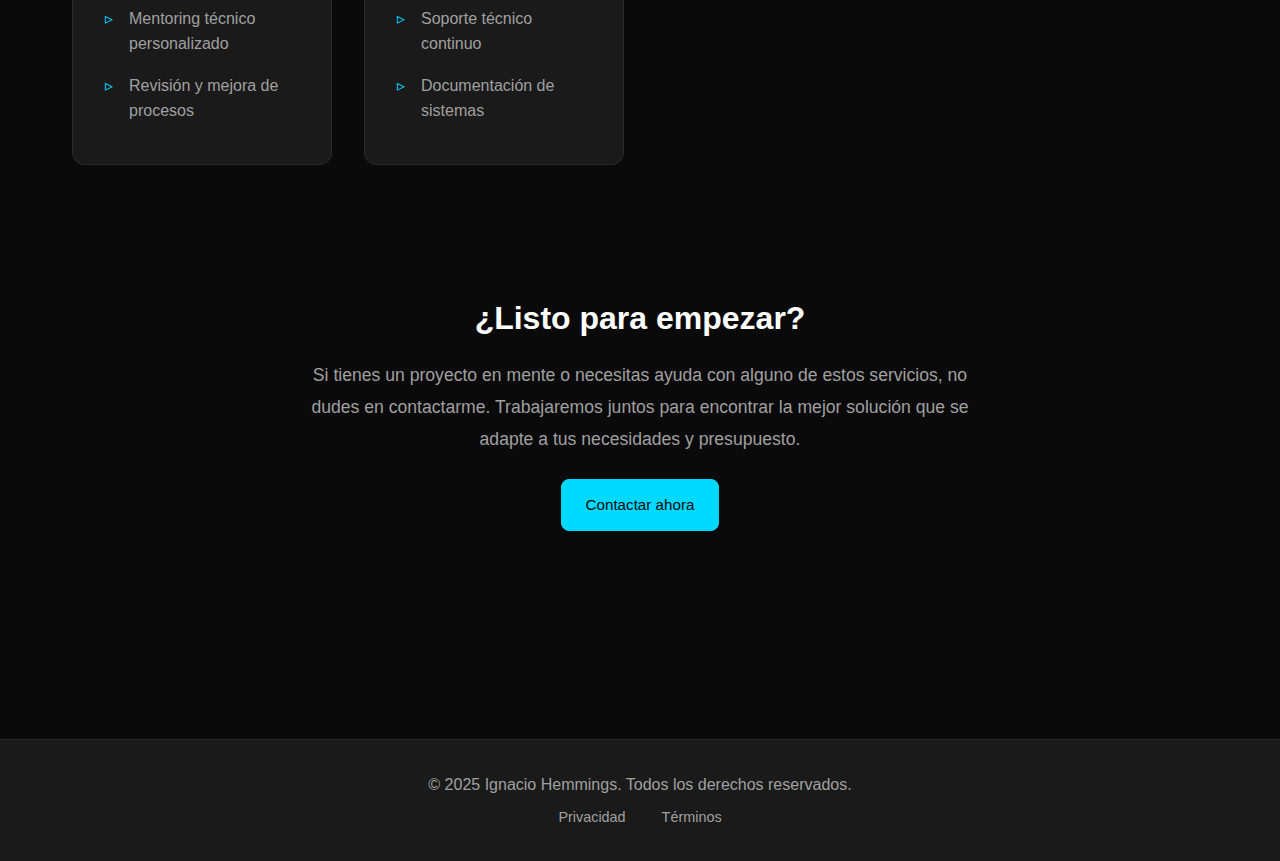
<file: servicios.html>
<!DOCTYPE html>
<html lang="es">
<head>
    <meta charset="UTF-8">
    <meta name="viewport" content="width=device-width, initial-scale=1.0">
    <meta name="description" content="Servicios - Ignacio Hemmings">
    <title>Servicios - Ignacio Hemmings</title>
    <link rel="stylesheet" href="/styles.css">
</head>
<body>
    <div id="site-header"></div>

    <div class="container">
        <section class="hero">
            <h1>Servicios</h1>
            <p class="subtitle">Soluciones personalizadas en IA, automatización y desarrollo</p>
        </section>

        <section class="skills">
            <div class="skill-card">
                <h3>🤖 Desarrollo con IA</h3>
                <ul>
                    <li>Chatbots y asistentes virtuales inteligentes</li>
                    <li>Sistemas de recomendación personalizados</li>
                    <li>Análisis de sentimientos y clasificación de texto</li>
                    <li>Modelos de predicción y forecasting</li>
                    <li>Sistemas RAG (Retrieval Augmented Generation)</li>
                    <li>Integración de APIs de IA (OpenAI, Anthropic, etc.)</li>
                    <li>Fine-tuning de modelos para casos específicos</li>
                </ul>
            </div>

            <div class="skill-card">
                <h3>⚙️ Automatización de Procesos</h3>
                <ul>
                    <li>Automatización de tareas repetitivas</li>
                    <li>Integración de sistemas y APIs</li>
                    <li>Web scraping y extracción de datos</li>
                    <li>Pipelines de datos y ETL</li>
                    <li>Bots para redes sociales y mensajería</li>
                    <li>Automatización de informes y reportes</li>
                    <li>Scripts personalizados en Python</li>
                </ul>
            </div>

            <div class="skill-card">
                <h3>💻 Desarrollo Web</h3>
                <ul>
                    <li>Páginas web responsive y modernas</li>
                    <li>Aplicaciones web con backend (APIs REST)</li>
                    <li>Dashboards y paneles de control</li>
                    <li>Integraciones con servicios externos</li>
                    <li>Desarrollo frontend (HTML, CSS, JavaScript)</li>
                    <li>Desarrollo backend (Python, PHP)</li>
                    <li>Optimización y mejora de rendimiento</li>
                </ul>
            </div>

            <div class="skill-card">
                <h3>📊 Análisis de Datos</h3>
                <ul>
                    <li>Análisis exploratorio de datos (EDA)</li>
                    <li>Visualización de datos interactiva</li>
                    <li>Limpieza y preprocesamiento de datos</li>
                    <li>Informes y dashboards personalizados</li>
                    <li>Modelos predictivos y machine learning</li>
                    <li>Evaluación de métricas y KPIs</li>
                </ul>
            </div>

            <div class="skill-card">
                <h3>🎓 Consultoría y Formación</h3>
                <ul>
                    <li>Consultoría técnica en proyectos de IA</li>
                    <li>Auditoría de código y arquitectura</li>
                    <li>Asesoramiento en selección de tecnologías</li>
                    <li>Formación en Python y herramientas de IA</li>
                    <li>Mentoring técnico personalizado</li>
                    <li>Revisión y mejora de procesos</li>
                </ul>
            </div>

            <div class="skill-card">
                <h3>🔧 Mantenimiento y Soporte</h3>
                <ul>
                    <li>Mantenimiento de aplicaciones existentes</li>
                    <li>Corrección de bugs y mejoras</li>
                    <li>Actualización de dependencias</li>
                    <li>Monitoreo y optimización de rendimiento</li>
                    <li>Soporte técnico continuo</li>
                    <li>Documentación de sistemas</li>
                </ul>
            </div>
        </section>

        <section class="hero" style="margin-top: 4rem;">
            <h2 style="font-size: 2rem; margin-bottom: 1rem;">¿Listo para empezar?</h2>
            <p>
                Si tienes un proyecto en mente o necesitas ayuda con alguno de estos servicios, 
                no dudes en contactarme. Trabajaremos juntos para encontrar la mejor solución 
                que se adapte a tus necesidades y presupuesto.
            </p>
            <p style="margin-top: 1.5rem;">
                <a href="/contact.html" class="btn btn-primary">Contactar ahora</a>
            </p>
        </section>
    </div>

    <div id="site-footer"></div>
    <script src="/components/include.js" async></script>
</body>
</html>
</file>
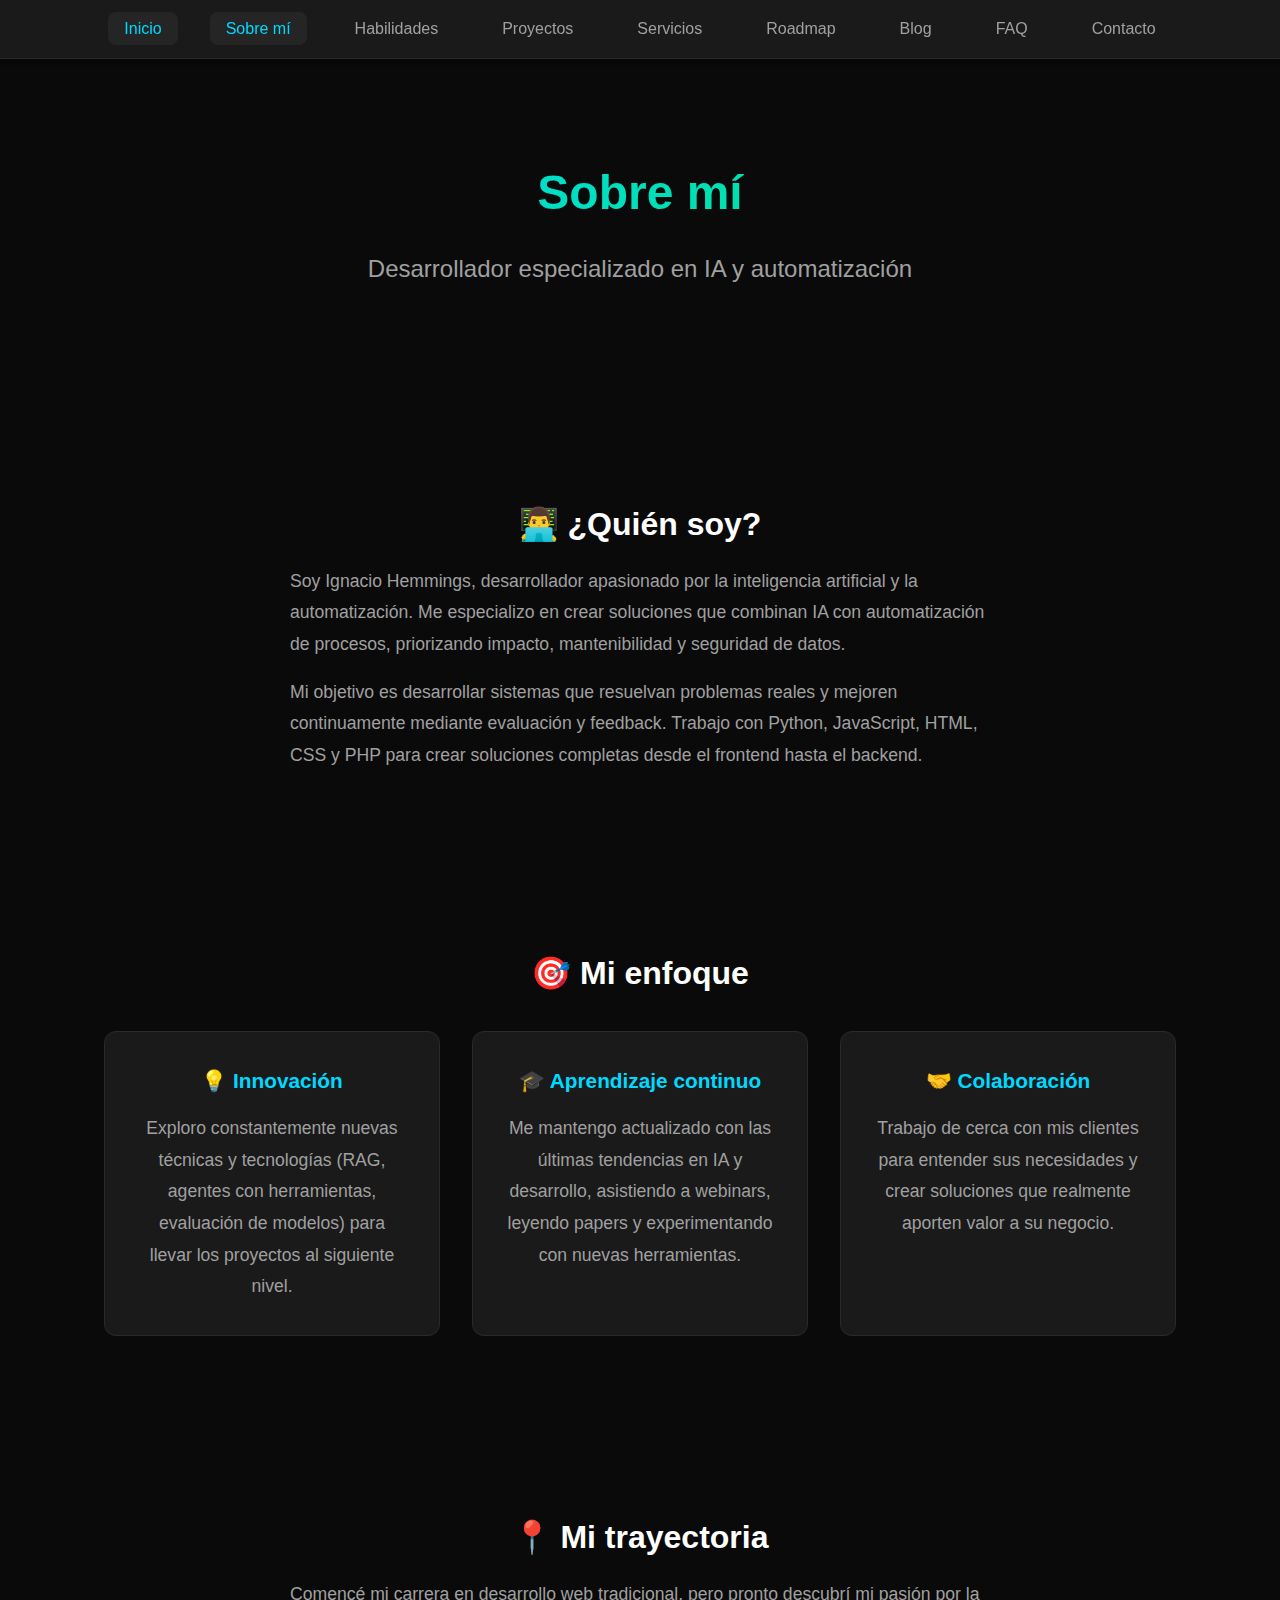
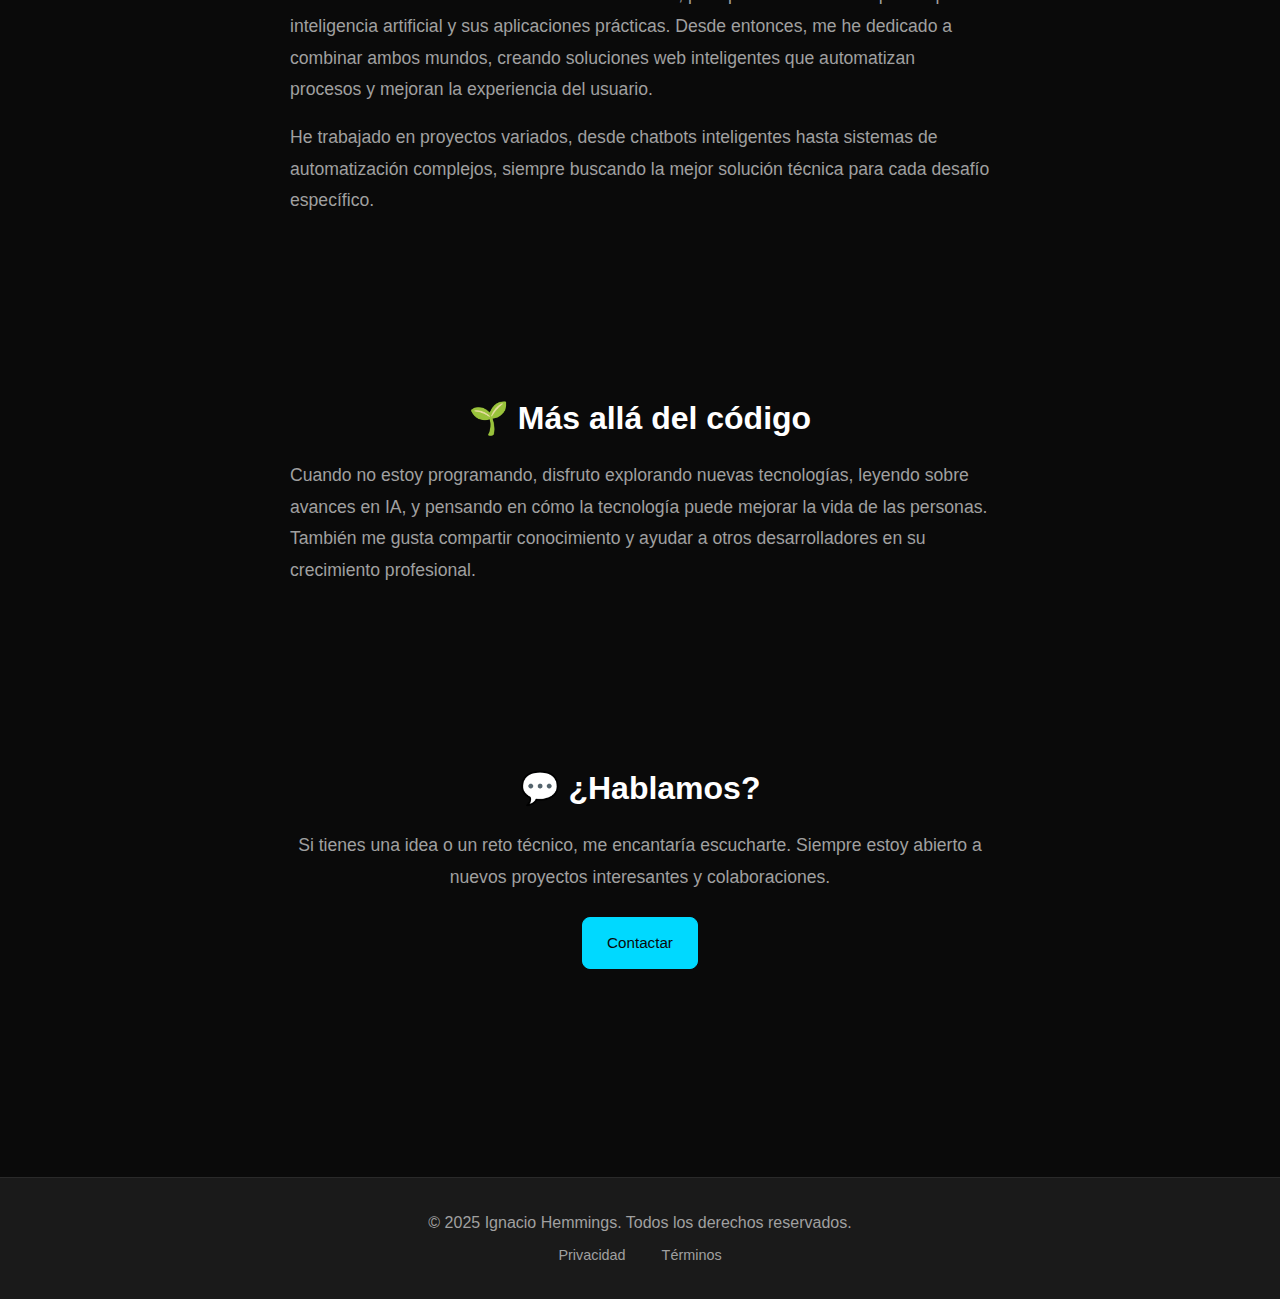
<file: sobre-mi.html>
<!DOCTYPE html>
<html lang="es">
<head>
    <meta charset="UTF-8">
    <meta name="viewport" content="width=device-width, initial-scale=1.0">
    <meta name="description" content="Sobre mí - Ignacio Hemmings">
    <title>Sobre mí - Ignacio Hemmings</title>
    <link rel="stylesheet" href="/styles.css">
</head>
<body>
    <div id="site-header"></div>

    <div class="container">
        <section class="hero">
            <h1>Sobre mí</h1>
            <p class="subtitle">Desarrollador especializado en IA y automatización</p>
        </section>

        <section class="hero" style="margin-top: 2rem;">
            <h2 style="font-size: 2rem; margin-bottom: 1rem;">👨‍💻 ¿Quién soy?</h2>
            <p style="text-align: left;">
                Soy Ignacio Hemmings, desarrollador apasionado por la inteligencia artificial y la automatización. 
                Me especializo en crear soluciones que combinan IA con automatización de procesos, 
                priorizando impacto, mantenibilidad y seguridad de datos.
            </p>
            <p style="text-align: left; margin-top: 1rem;">
                Mi objetivo es desarrollar sistemas que resuelvan problemas reales y mejoren continuamente 
                mediante evaluación y feedback. Trabajo con Python, JavaScript, HTML, CSS y PHP para 
                crear soluciones completas desde el frontend hasta el backend.
            </p>
        </section>

        <section class="hero" style="margin-top: 3rem;">
            <h2 style="font-size: 2rem; margin-bottom: 1rem;">🎯 Mi enfoque</h2>
            <div class="skills" style="margin-top: 2rem;">
                <div class="skill-card">
                    <h3>💡 Innovación</h3>
                    <p>
                        Exploro constantemente nuevas técnicas y tecnologías (RAG, agentes con herramientas, 
                        evaluación de modelos) para llevar los proyectos al siguiente nivel.
                    </p>
                </div>
                <div class="skill-card">
                    <h3>🎓 Aprendizaje continuo</h3>
                    <p>
                        Me mantengo actualizado con las últimas tendencias en IA y desarrollo, 
                        asistiendo a webinars, leyendo papers y experimentando con nuevas herramientas.
                    </p>
                </div>
                <div class="skill-card">
                    <h3>🤝 Colaboración</h3>
                    <p>
                        Trabajo de cerca con mis clientes para entender sus necesidades y 
                        crear soluciones que realmente aporten valor a su negocio.
                    </p>
                </div>
            </div>
        </section>

        <section class="hero" style="margin-top: 3rem;">
            <h2 style="font-size: 2rem; margin-bottom: 1rem;">📍 Mi trayectoria</h2>
            <p style="text-align: left;">
                Comencé mi carrera en desarrollo web tradicional, pero pronto descubrí mi pasión 
                por la inteligencia artificial y sus aplicaciones prácticas. Desde entonces, 
                me he dedicado a combinar ambos mundos, creando soluciones web inteligentes 
                que automatizan procesos y mejoran la experiencia del usuario.
            </p>
            <p style="text-align: left; margin-top: 1rem;">
                He trabajado en proyectos variados, desde chatbots inteligentes hasta sistemas 
                de automatización complejos, siempre buscando la mejor solución técnica para 
                cada desafío específico.
            </p>
        </section>

        <section class="hero" style="margin-top: 3rem;">
            <h2 style="font-size: 2rem; margin-bottom: 1rem;">🌱 Más allá del código</h2>
            <p style="text-align: left;">
                Cuando no estoy programando, disfruto explorando nuevas tecnologías, 
                leyendo sobre avances en IA, y pensando en cómo la tecnología puede 
                mejorar la vida de las personas. También me gusta compartir conocimiento 
                y ayudar a otros desarrolladores en su crecimiento profesional.
            </p>
        </section>

        <section class="hero" style="margin-top: 3rem;">
            <h2 style="font-size: 2rem; margin-bottom: 1rem;">💬 ¿Hablamos?</h2>
            <p>
                Si tienes una idea o un reto técnico, me encantaría escucharte. 
                Siempre estoy abierto a nuevos proyectos interesantes y colaboraciones.
            </p>
            <p style="margin-top: 1.5rem;">
                <a href="/contact.html" class="btn btn-primary">Contactar</a>
            </p>
        </section>
    </div>

    <div id="site-footer"></div>
    <script src="/components/include.js" async></script>
</body>
</html>
</file>
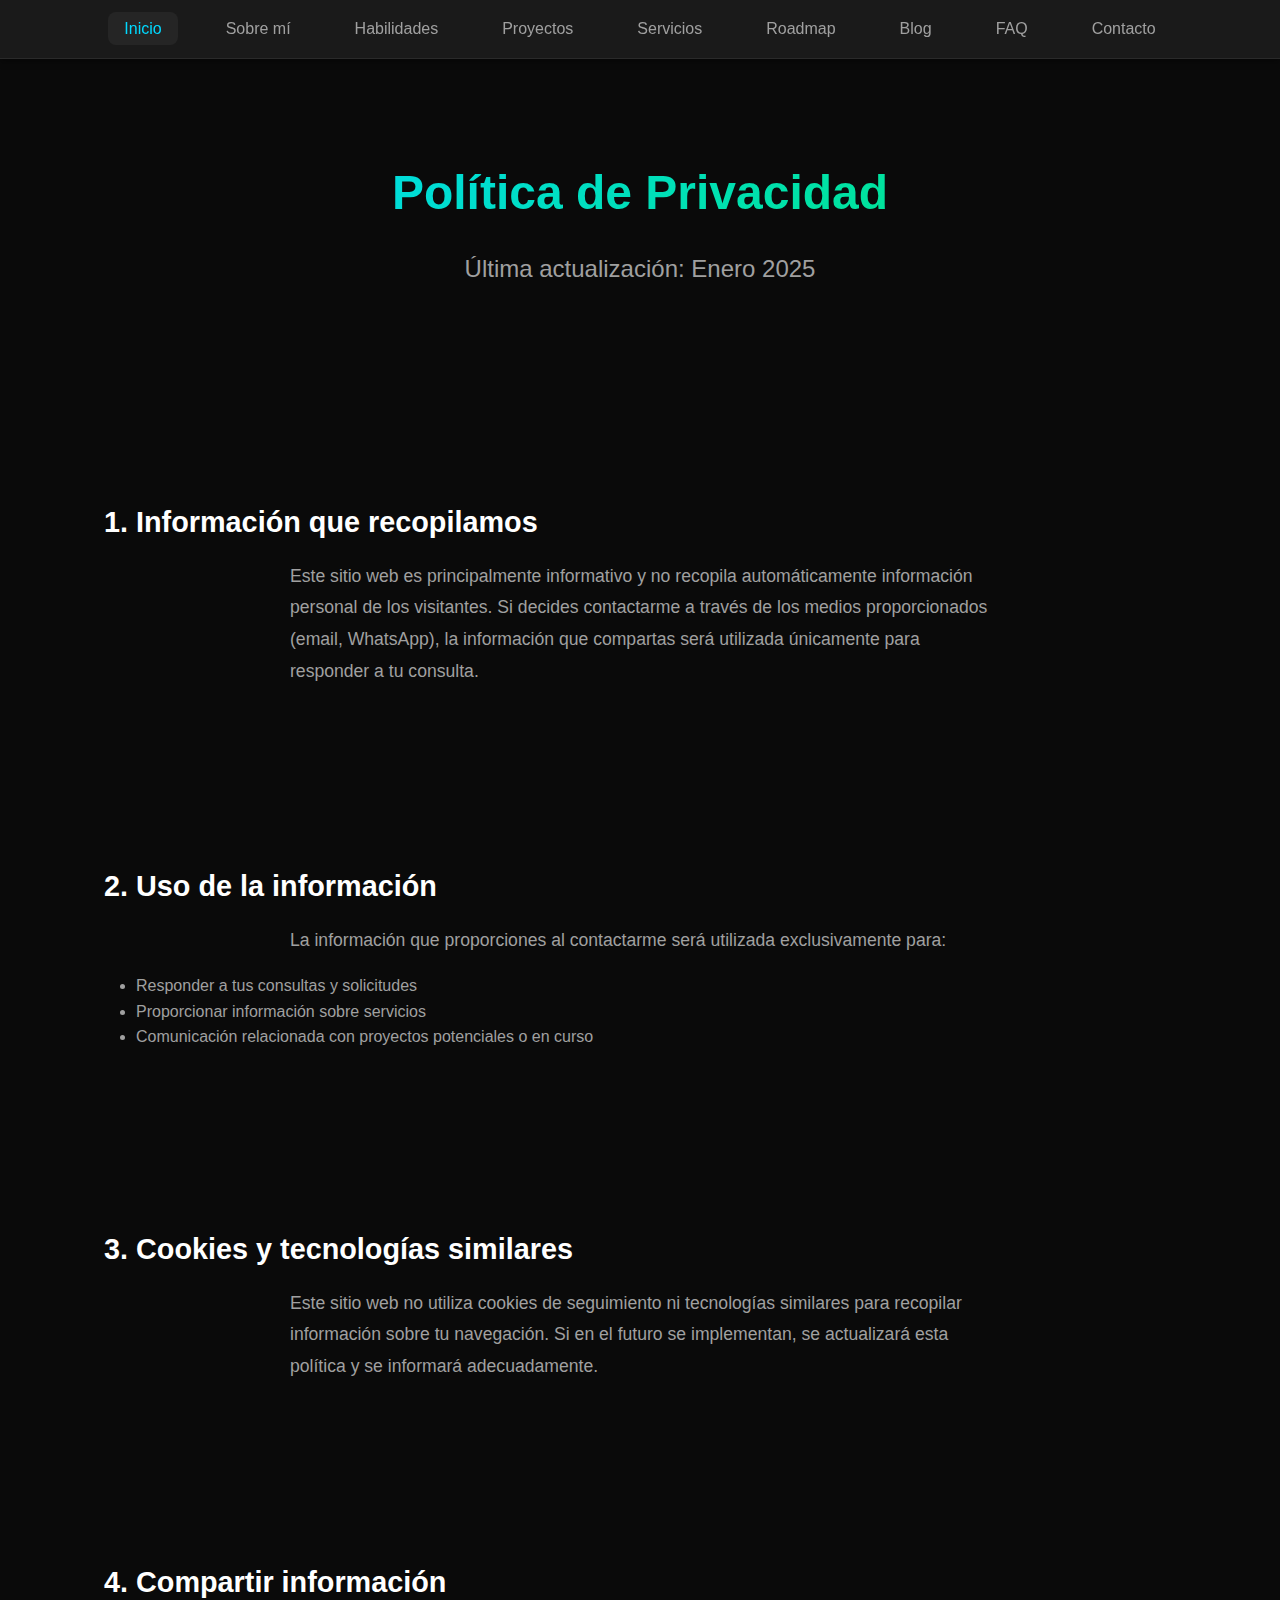
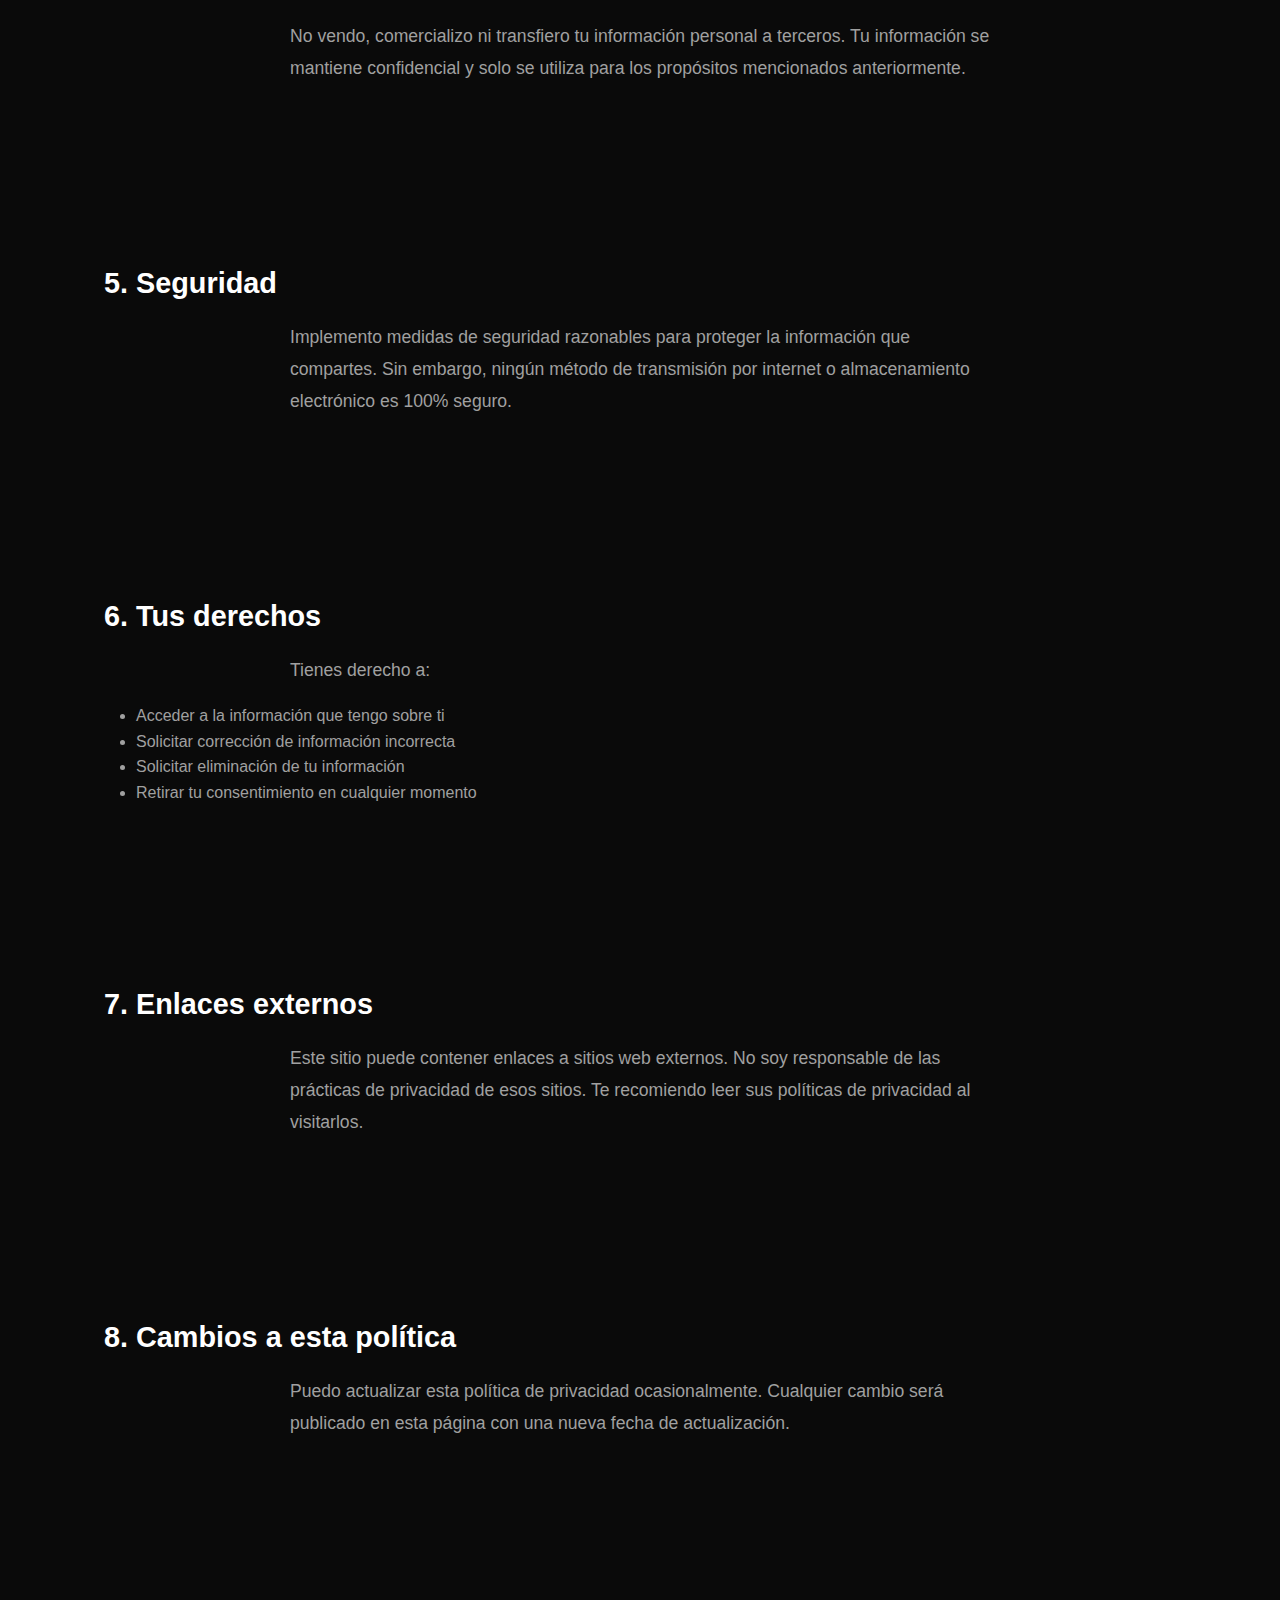
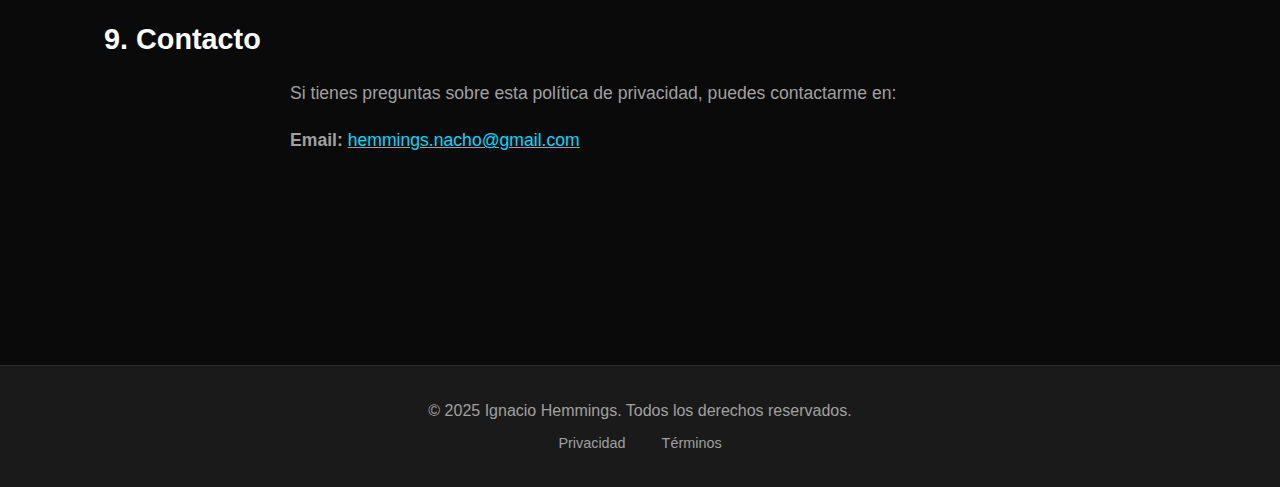
<file: legales/privacidad.html>
<!DOCTYPE html>
<html lang="es">
<head>
    <meta charset="UTF-8">
    <meta name="viewport" content="width=device-width, initial-scale=1.0">
    <meta name="description" content="Política de Privacidad - Ignacio Hemmings">
    <title>Política de Privacidad - Ignacio Hemmings</title>
    <link rel="stylesheet" href="/styles.css">
</head>
<body>
    <div id="site-header"></div>

    <div class="container">
        <section class="hero">
            <h1>Política de Privacidad</h1>
            <p class="subtitle">Última actualización: Enero 2025</p>
        </section>

        <section class="hero" style="margin-top: 2rem; text-align: left;">
            <h2 style="font-size: 1.8rem; margin-bottom: 1rem;">1. Información que recopilamos</h2>
            <p>
                Este sitio web es principalmente informativo y no recopila automáticamente información personal 
                de los visitantes. Si decides contactarme a través de los medios proporcionados (email, WhatsApp), 
                la información que compartas será utilizada únicamente para responder a tu consulta.
            </p>
        </section>

        <section class="hero" style="margin-top: 2rem; text-align: left;">
            <h2 style="font-size: 1.8rem; margin-bottom: 1rem;">2. Uso de la información</h2>
            <p>
                La información que proporciones al contactarme será utilizada exclusivamente para:
            </p>
            <ul style="list-style: disc; margin-left: 2rem; margin-top: 1rem; color: var(--text-secondary);">
                <li>Responder a tus consultas y solicitudes</li>
                <li>Proporcionar información sobre servicios</li>
                <li>Comunicación relacionada con proyectos potenciales o en curso</li>
            </ul>
        </section>

        <section class="hero" style="margin-top: 2rem; text-align: left;">
            <h2 style="font-size: 1.8rem; margin-bottom: 1rem;">3. Cookies y tecnologías similares</h2>
            <p>
                Este sitio web no utiliza cookies de seguimiento ni tecnologías similares para recopilar 
                información sobre tu navegación. Si en el futuro se implementan, se actualizará esta política 
                y se informará adecuadamente.
            </p>
        </section>

        <section class="hero" style="margin-top: 2rem; text-align: left;">
            <h2 style="font-size: 1.8rem; margin-bottom: 1rem;">4. Compartir información</h2>
            <p>
                No vendo, comercializo ni transfiero tu información personal a terceros. 
                Tu información se mantiene confidencial y solo se utiliza para los propósitos mencionados anteriormente.
            </p>
        </section>

        <section class="hero" style="margin-top: 2rem; text-align: left;">
            <h2 style="font-size: 1.8rem; margin-bottom: 1rem;">5. Seguridad</h2>
            <p>
                Implemento medidas de seguridad razonables para proteger la información que compartes. 
                Sin embargo, ningún método de transmisión por internet o almacenamiento electrónico 
                es 100% seguro.
            </p>
        </section>

        <section class="hero" style="margin-top: 2rem; text-align: left;">
            <h2 style="font-size: 1.8rem; margin-bottom: 1rem;">6. Tus derechos</h2>
            <p>
                Tienes derecho a:
            </p>
            <ul style="list-style: disc; margin-left: 2rem; margin-top: 1rem; color: var(--text-secondary);">
                <li>Acceder a la información que tengo sobre ti</li>
                <li>Solicitar corrección de información incorrecta</li>
                <li>Solicitar eliminación de tu información</li>
                <li>Retirar tu consentimiento en cualquier momento</li>
            </ul>
        </section>

        <section class="hero" style="margin-top: 2rem; text-align: left;">
            <h2 style="font-size: 1.8rem; margin-bottom: 1rem;">7. Enlaces externos</h2>
            <p>
                Este sitio puede contener enlaces a sitios web externos. No soy responsable 
                de las prácticas de privacidad de esos sitios. Te recomiendo leer sus políticas 
                de privacidad al visitarlos.
            </p>
        </section>

        <section class="hero" style="margin-top: 2rem; text-align: left;">
            <h2 style="font-size: 1.8rem; margin-bottom: 1rem;">8. Cambios a esta política</h2>
            <p>
                Puedo actualizar esta política de privacidad ocasionalmente. Cualquier cambio 
                será publicado en esta página con una nueva fecha de actualización.
            </p>
        </section>

        <section class="hero" style="margin-top: 2rem; text-align: left;">
            <h2 style="font-size: 1.8rem; margin-bottom: 1rem;">9. Contacto</h2>
            <p>
                Si tienes preguntas sobre esta política de privacidad, puedes contactarme en:
            </p>
            <p style="margin-top: 1rem;">
                <strong>Email:</strong> <a href="mailto:hemmings.nacho@gmail.com" style="color: var(--accent-color);">hemmings.nacho@gmail.com</a>
            </p>
        </section>
    </div>

    <div id="site-footer"></div>
    <script src="/components/include.js" async></script>
</body>
</html>
</file>
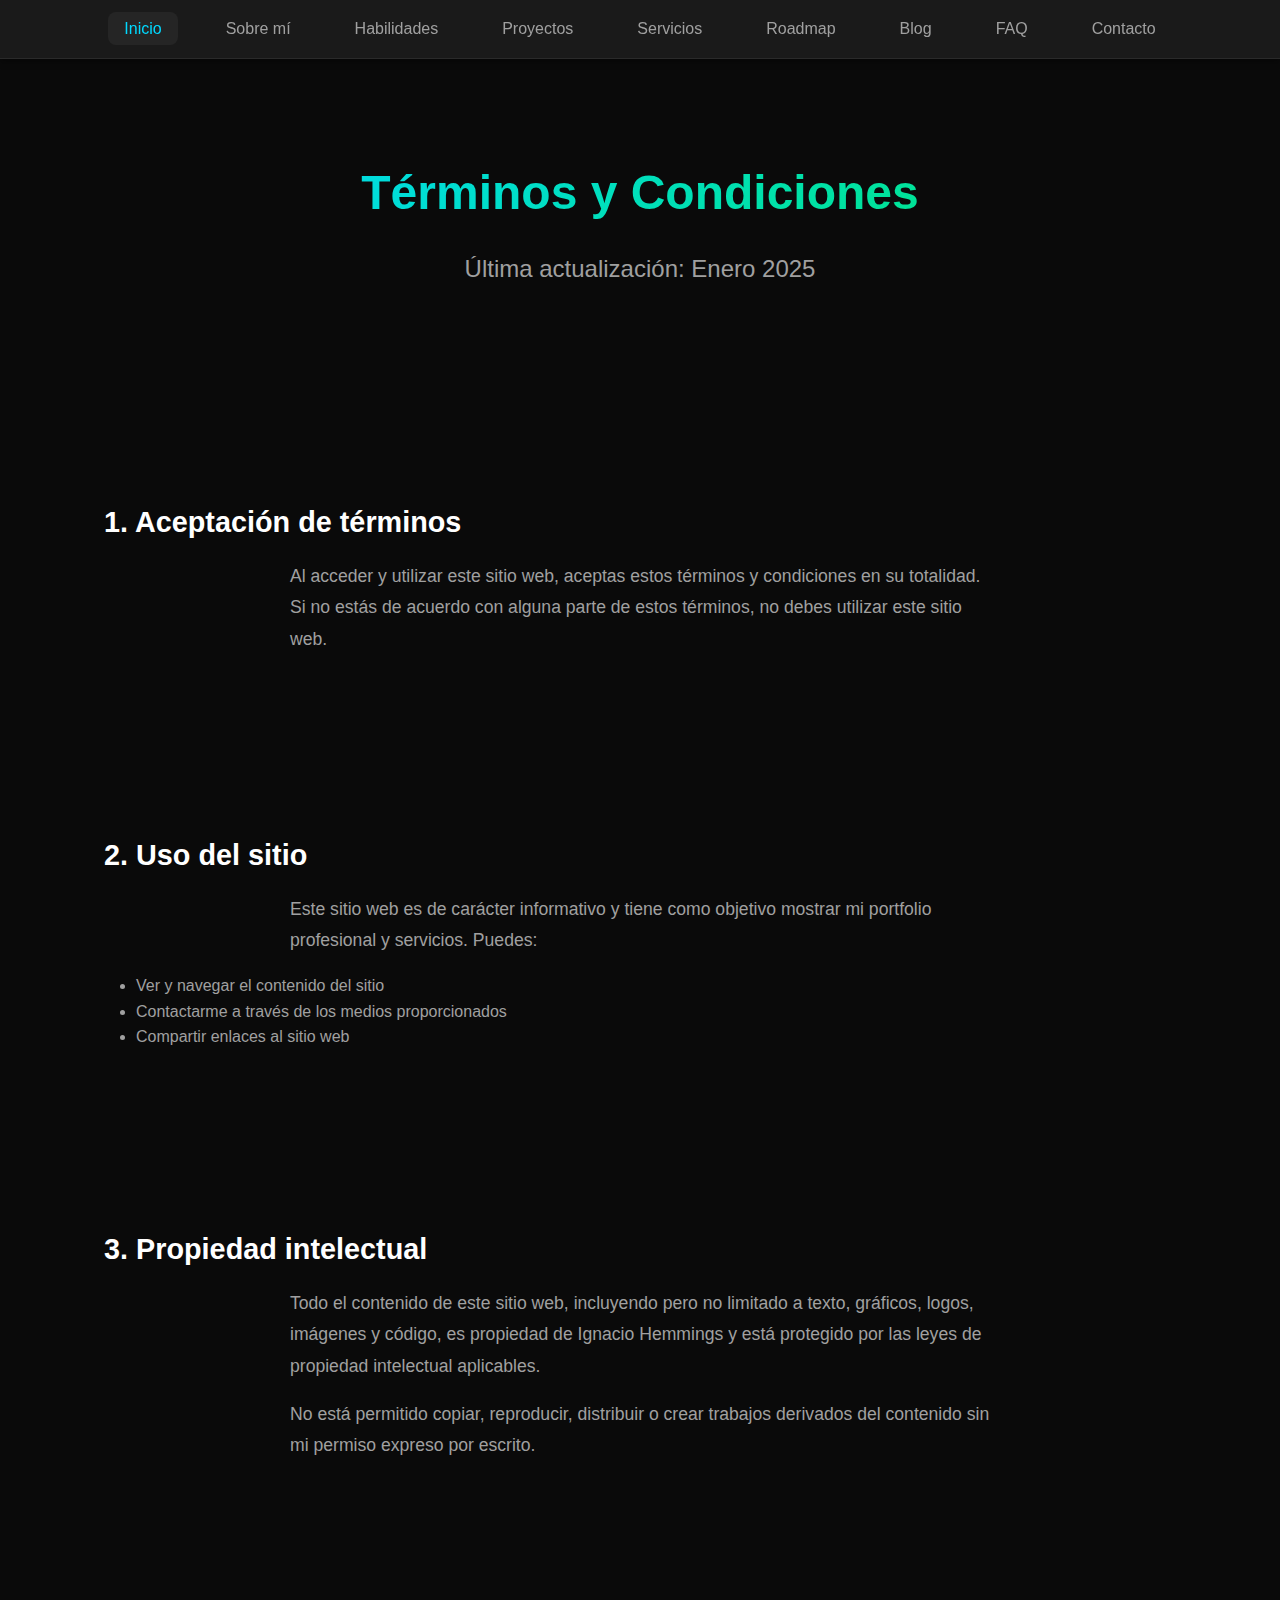
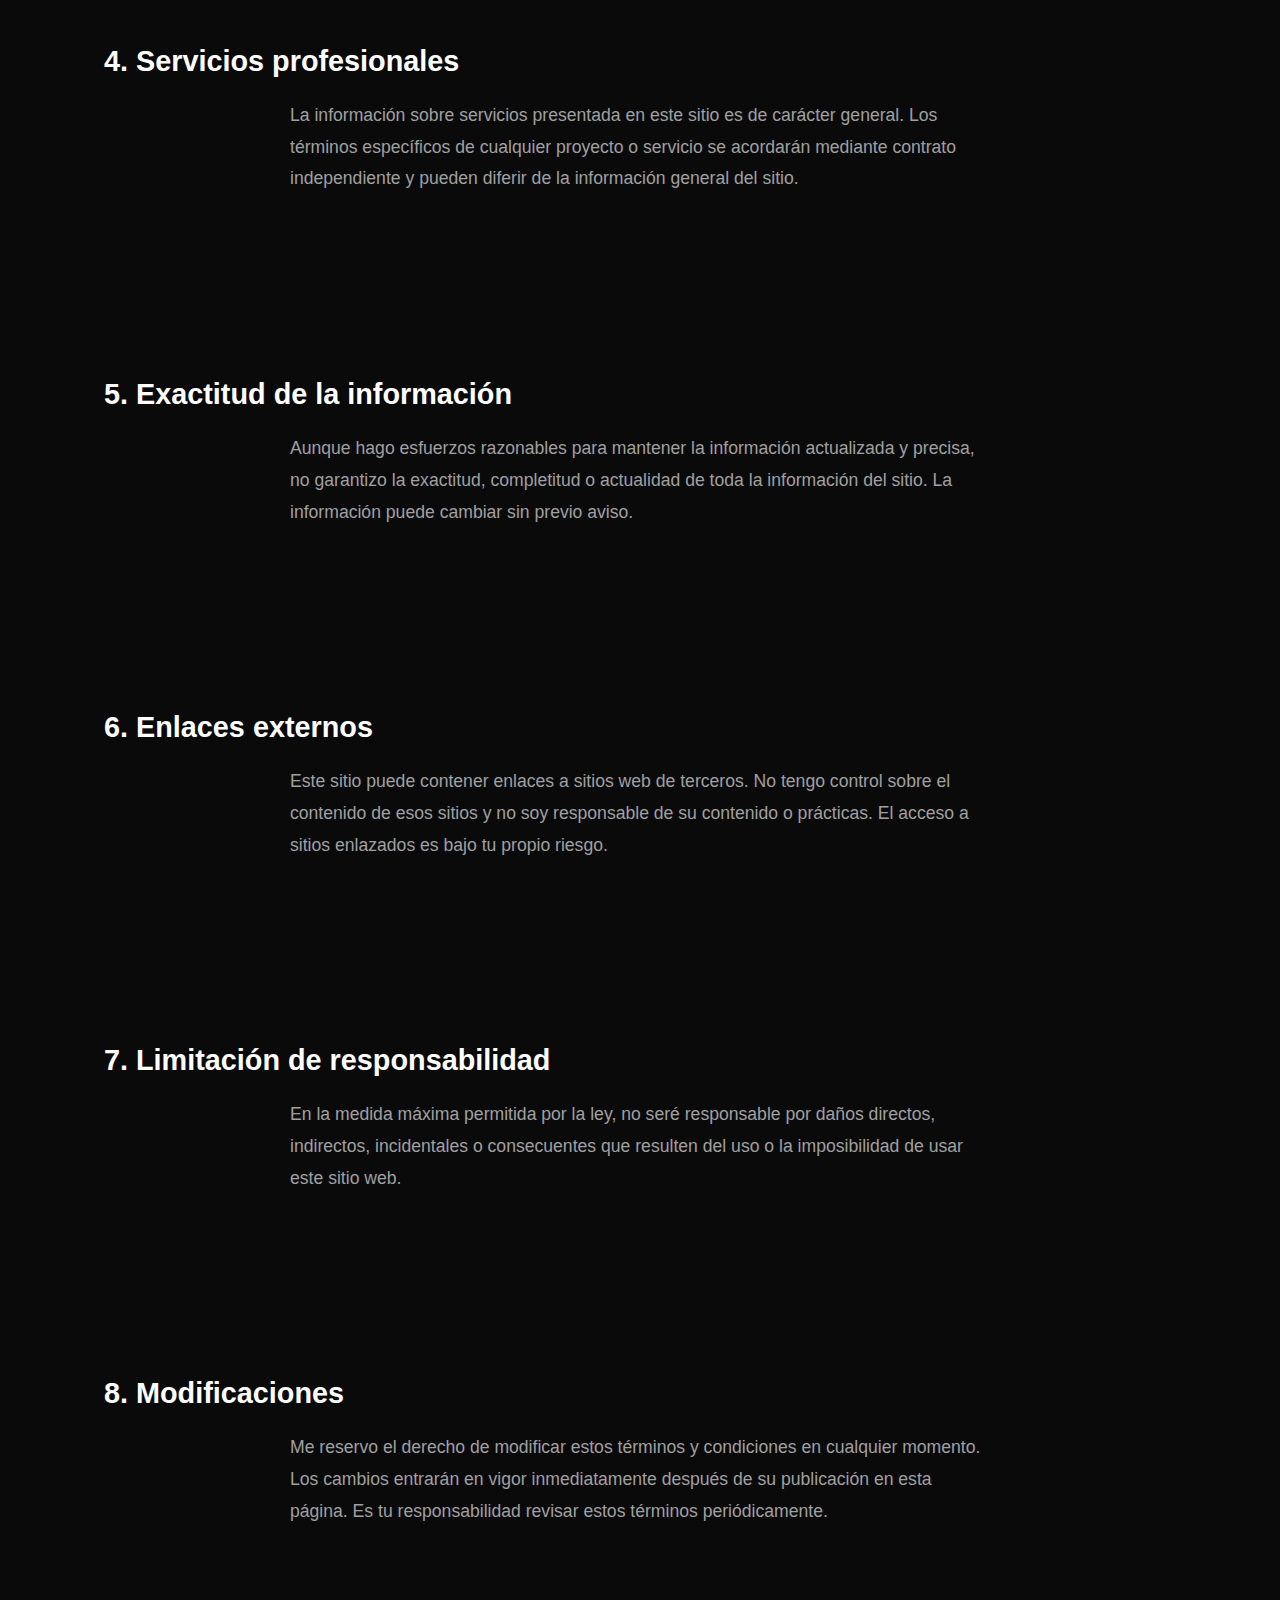
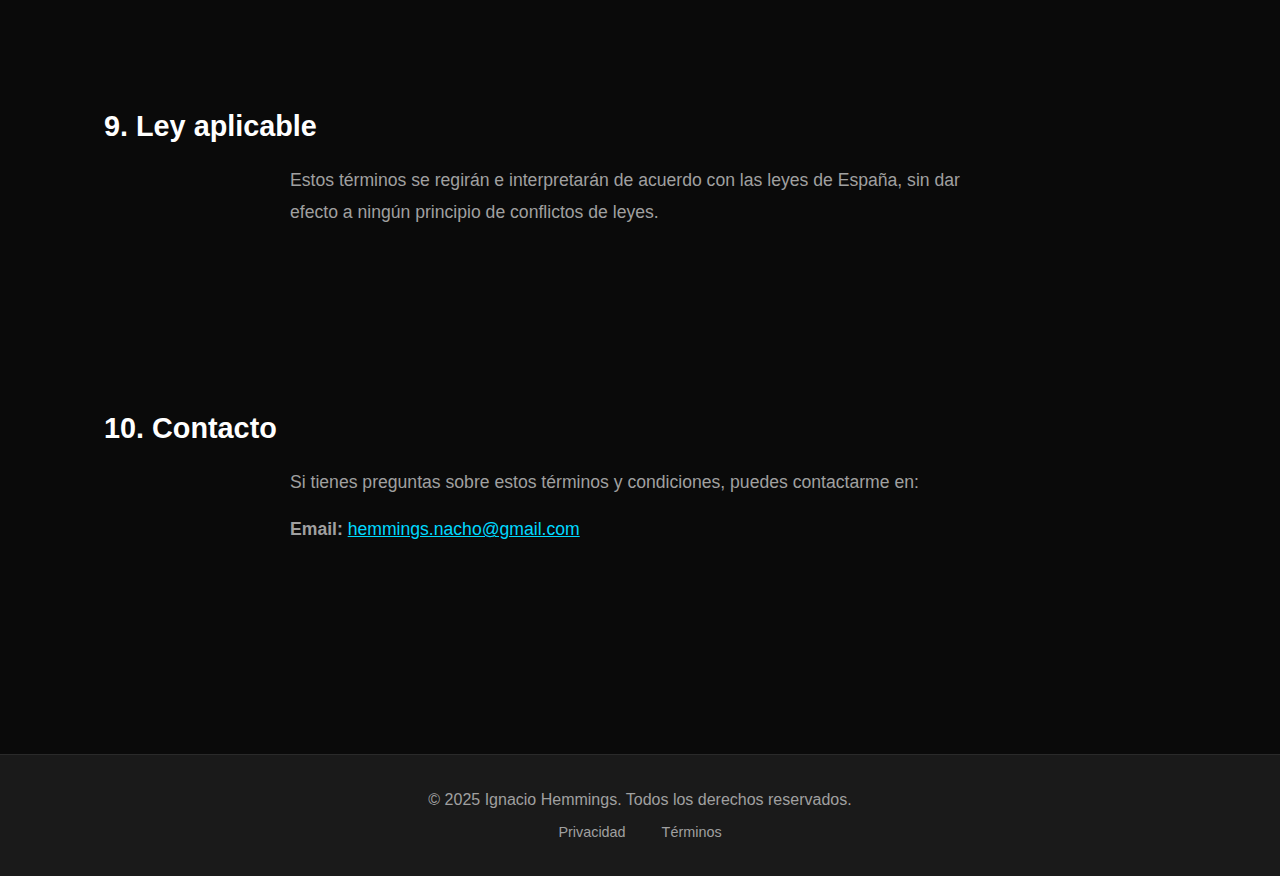
<file: legales/terminos.html>
<!DOCTYPE html>
<html lang="es">
<head>
    <meta charset="UTF-8">
    <meta name="viewport" content="width=device-width, initial-scale=1.0">
    <meta name="description" content="Términos y Condiciones - Ignacio Hemmings">
    <title>Términos y Condiciones - Ignacio Hemmings</title>
    <link rel="stylesheet" href="/styles.css">
</head>
<body>
    <div id="site-header"></div>

    <div class="container">
        <section class="hero">
            <h1>Términos y Condiciones</h1>
            <p class="subtitle">Última actualización: Enero 2025</p>
        </section>

        <section class="hero" style="margin-top: 2rem; text-align: left;">
            <h2 style="font-size: 1.8rem; margin-bottom: 1rem;">1. Aceptación de términos</h2>
            <p>
                Al acceder y utilizar este sitio web, aceptas estos términos y condiciones en su totalidad. 
                Si no estás de acuerdo con alguna parte de estos términos, no debes utilizar este sitio web.
            </p>
        </section>

        <section class="hero" style="margin-top: 2rem; text-align: left;">
            <h2 style="font-size: 1.8rem; margin-bottom: 1rem;">2. Uso del sitio</h2>
            <p>
                Este sitio web es de carácter informativo y tiene como objetivo mostrar mi portfolio profesional 
                y servicios. Puedes:
            </p>
            <ul style="list-style: disc; margin-left: 2rem; margin-top: 1rem; color: var(--text-secondary);">
                <li>Ver y navegar el contenido del sitio</li>
                <li>Contactarme a través de los medios proporcionados</li>
                <li>Compartir enlaces al sitio web</li>
            </ul>
        </section>

        <section class="hero" style="margin-top: 2rem; text-align: left;">
            <h2 style="font-size: 1.8rem; margin-bottom: 1rem;">3. Propiedad intelectual</h2>
            <p>
                Todo el contenido de este sitio web, incluyendo pero no limitado a texto, gráficos, logos, 
                imágenes y código, es propiedad de Ignacio Hemmings y está protegido por las leyes de 
                propiedad intelectual aplicables.
            </p>
            <p style="margin-top: 1rem;">
                No está permitido copiar, reproducir, distribuir o crear trabajos derivados del contenido 
                sin mi permiso expreso por escrito.
            </p>
        </section>

        <section class="hero" style="margin-top: 2rem; text-align: left;">
            <h2 style="font-size: 1.8rem; margin-bottom: 1rem;">4. Servicios profesionales</h2>
            <p>
                La información sobre servicios presentada en este sitio es de carácter general. 
                Los términos específicos de cualquier proyecto o servicio se acordarán mediante 
                contrato independiente y pueden diferir de la información general del sitio.
            </p>
        </section>

        <section class="hero" style="margin-top: 2rem; text-align: left;">
            <h2 style="font-size: 1.8rem; margin-bottom: 1rem;">5. Exactitud de la información</h2>
            <p>
                Aunque hago esfuerzos razonables para mantener la información actualizada y precisa, 
                no garantizo la exactitud, completitud o actualidad de toda la información del sitio. 
                La información puede cambiar sin previo aviso.
            </p>
        </section>

        <section class="hero" style="margin-top: 2rem; text-align: left;">
            <h2 style="font-size: 1.8rem; margin-bottom: 1rem;">6. Enlaces externos</h2>
            <p>
                Este sitio puede contener enlaces a sitios web de terceros. No tengo control sobre 
                el contenido de esos sitios y no soy responsable de su contenido o prácticas. 
                El acceso a sitios enlazados es bajo tu propio riesgo.
            </p>
        </section>

        <section class="hero" style="margin-top: 2rem; text-align: left;">
            <h2 style="font-size: 1.8rem; margin-bottom: 1rem;">7. Limitación de responsabilidad</h2>
            <p>
                En la medida máxima permitida por la ley, no seré responsable por daños directos, 
                indirectos, incidentales o consecuentes que resulten del uso o la imposibilidad de 
                usar este sitio web.
            </p>
        </section>

        <section class="hero" style="margin-top: 2rem; text-align: left;">
            <h2 style="font-size: 1.8rem; margin-bottom: 1rem;">8. Modificaciones</h2>
            <p>
                Me reservo el derecho de modificar estos términos y condiciones en cualquier momento. 
                Los cambios entrarán en vigor inmediatamente después de su publicación en esta página. 
                Es tu responsabilidad revisar estos términos periódicamente.
            </p>
        </section>

        <section class="hero" style="margin-top: 2rem; text-align: left;">
            <h2 style="font-size: 1.8rem; margin-bottom: 1rem;">9. Ley aplicable</h2>
            <p>
                Estos términos se regirán e interpretarán de acuerdo con las leyes de España, 
                sin dar efecto a ningún principio de conflictos de leyes.
            </p>
        </section>

        <section class="hero" style="margin-top: 2rem; text-align: left;">
            <h2 style="font-size: 1.8rem; margin-bottom: 1rem;">10. Contacto</h2>
            <p>
                Si tienes preguntas sobre estos términos y condiciones, puedes contactarme en:
            </p>
            <p style="margin-top: 1rem;">
                <strong>Email:</strong> <a href="mailto:hemmings.nacho@gmail.com" style="color: var(--accent-color);">hemmings.nacho@gmail.com</a>
            </p>
        </section>
    </div>

    <div id="site-footer"></div>
    <script src="/components/include.js" async></script>
</body>
</html>
</file>
<file: styles.css>
:root {
  --bg-color: #0a0a0a;
  --surface-color: #1a1a1a;
  --surface-hover: #252525;
  --text-primary: #ffffff;
  --text-secondary: #a0a0a0;
  --accent-color: #00d9ff;
  --accent-hover: #00b8d4;
  --border-color: #2a2a2a;
  --success-color: #00e676;
  --warning-color: #ffa726;
  --shadow: 0 4px 6px rgba(0, 0, 0, 0.3);
  --shadow-lg: 0 10px 25px rgba(0, 0, 0, 0.5);
}

* {
  margin: 0;
  padding: 0;
  box-sizing: border-box;
}

body {
  font-family: -apple-system, BlinkMacSystemFont, 'Segoe UI', Roboto, Oxygen, Ubuntu, Cantarell, sans-serif;
  background-color: var(--bg-color);
  color: var(--text-primary);
  line-height: 1.6;
  min-height: 100vh;
}

/* Navigation */
nav {
  background-color: var(--surface-color);
  padding: 1rem 2rem;
  box-shadow: var(--shadow);
  position: sticky;
  top: 0;
  z-index: 100;
  border-bottom: 1px solid var(--border-color);
}

nav ul {
  list-style: none;
  display: flex;
  justify-content: center;
  gap: 2rem;
  flex-wrap: wrap;
}

nav a {
  color: var(--text-secondary);
  text-decoration: none;
  font-weight: 500;
  font-size: 1rem;
  transition: color 0.3s ease;
  padding: 0.5rem 1rem;
  border-radius: 8px;
}

nav a:hover,
nav a.active {
  color: var(--accent-color);
  background-color: var(--surface-hover);
}

/* Container */
.container {
  max-width: 1200px;
  margin: 0 auto;
  padding: 2rem;
}

/* Hero Section */
.hero {
  text-align: center;
  padding: 4rem 2rem;
  margin-bottom: 3rem;
}

.hero h1 {
  font-size: 3rem;
  margin-bottom: 1rem;
  background: linear-gradient(135deg, var(--accent-color), var(--success-color));
  -webkit-background-clip: text;
  -webkit-text-fill-color: transparent;
  background-clip: text;
}

.hero .subtitle {
  font-size: 1.5rem;
  color: var(--text-secondary);
  margin-bottom: 2rem;
}

.hero p {
  font-size: 1.1rem;
  color: var(--text-secondary);
  max-width: 700px;
  margin: 0 auto;
  line-height: 1.8;
}

/* Skills Section */
.skills {
  display: grid;
  grid-template-columns: repeat(auto-fit, minmax(250px, 1fr));
  gap: 2rem;
  margin-top: 3rem;
}

.skill-card {
  background-color: var(--surface-color);
  padding: 2rem;
  border-radius: 12px;
  border: 1px solid var(--border-color);
  transition: transform 0.3s ease, box-shadow 0.3s ease;
}

.skill-card:hover {
  transform: translateY(-5px);
  box-shadow: var(--shadow-lg);
  border-color: var(--accent-color);
}

.skill-card h3 {
  color: var(--accent-color);
  margin-bottom: 1rem;
  font-size: 1.3rem;
}

.skill-card ul {
  list-style: none;
  color: var(--text-secondary);
}

.skill-card li {
  padding: 0.5rem 0;
  padding-left: 1.5rem;
  position: relative;
}

.skill-card li::before {
  content: "▹";
  position: absolute;
  left: 0;
  color: var(--accent-color);
}

/* Projects Section */
.search-bar {
  margin-bottom: 2rem;
}

.search-bar input {
  width: 100%;
  padding: 1rem;
  font-size: 1rem;
  background-color: var(--surface-color);
  border: 1px solid var(--border-color);
  border-radius: 8px;
  color: var(--text-primary);
  transition: border-color 0.3s ease;
}

.search-bar input:focus {
  outline: none;
  border-color: var(--accent-color);
}

.tabs {
  display: flex;
  gap: 1rem;
  margin-bottom: 2rem;
  border-bottom: 2px solid var(--border-color);
  flex-wrap: wrap;
}

.tab-button {
  background: none;
  border: none;
  color: var(--text-secondary);
  font-size: 1.1rem;
  font-weight: 600;
  padding: 1rem 2rem;
  cursor: pointer;
  transition: all 0.3s ease;
  border-bottom: 3px solid transparent;
  position: relative;
  bottom: -2px;
}

.tab-button:hover {
  color: var(--text-primary);
}

.tab-button.active {
  color: var(--accent-color);
  border-bottom-color: var(--accent-color);
}

.projects-grid {
  display: grid;
  grid-template-columns: repeat(auto-fill, minmax(320px, 1fr));
  gap: 2rem;
  margin-top: 2rem;
}

.project-card {
  background-color: var(--surface-color);
  border: 1px solid var(--border-color);
  border-radius: 12px;
  padding: 2rem;
  transition: transform 0.3s ease, box-shadow 0.3s ease;
  display: flex;
  flex-direction: column;
}

.project-card:hover {
  transform: translateY(-5px);
  box-shadow: var(--shadow-lg);
  border-color: var(--accent-color);
}

.project-card h3 {
  color: var(--text-primary);
  margin-bottom: 1rem;
  font-size: 1.3rem;
}

.project-card p {
  color: var(--text-secondary);
  margin-bottom: 1.5rem;
  flex-grow: 1;
}

.tags {
  display: flex;
  flex-wrap: wrap;
  gap: 0.5rem;
  margin-bottom: 1.5rem;
}

.tag {
  background-color: var(--surface-hover);
  color: var(--accent-color);
  padding: 0.3rem 0.8rem;
  border-radius: 6px;
  font-size: 0.85rem;
  border: 1px solid var(--border-color);
}

.project-links {
  display: flex;
  gap: 1rem;
}

.btn {
  display: inline-block;
  padding: 0.7rem 1.5rem;
  border-radius: 8px;
  text-decoration: none;
  font-weight: 500;
  transition: all 0.3s ease;
  border: 1px solid var(--border-color);
  cursor: pointer;
  font-size: 0.95rem;
}

.btn-primary {
  background-color: var(--accent-color);
  color: var(--bg-color);
  border-color: var(--accent-color);
}

.btn-primary:hover {
  background-color: var(--accent-hover);
  border-color: var(--accent-hover);
  transform: translateY(-2px);
  box-shadow: var(--shadow);
}

.btn-secondary {
  background-color: transparent;
  color: var(--text-secondary);
}

.btn-secondary:hover {
  background-color: var(--surface-hover);
  color: var(--text-primary);
}

.btn:disabled {
  opacity: 0.5;
  cursor: not-allowed;
}

/* Contact Section */
.contact-info {
  display: grid;
  grid-template-columns: repeat(auto-fit, minmax(300px, 1fr));
  gap: 2rem;
  margin-top: 3rem;
}

/* Contact Section – alineación con icono a la izquierda */
.contact-card {
  background-color: var(--surface-color);
  padding: 2rem;
  border-radius: 12px;
  border: 1px solid var(--border-color);
  transition: transform 0.3s ease, box-shadow 0.3s ease, border-color 0.3s ease;
  display: flex;                 /* ← fila */
  align-items: center;           /* ← centrado vertical */
  gap: 1.25rem;                  /* espacio icono/texto */
  text-align: left;              /* texto alineado a la izquierda */
}

.contact-card:hover {
  transform: translateY(-5px);
  box-shadow: var(--shadow-lg);
  border-color: var(--accent-color);
}

/* Icono fijo a la izquierda */
.contact-card .icon {
  width: 60px;
  height: 60px;
  min-width: 60px;               /* evita que encoja */
  border-radius: 50%;
  background-color: var(--surface-hover);
  display: flex;
  align-items: center;
  justify-content: center;
  font-size: 2rem;
  margin: 0;                     /* quitar margen inferior del modo anterior */
}

/* Bloque de texto a la derecha del icono */
.contact-card h3 {
  margin: 0;
  color: var(--text-primary);
  font-size: 1.4rem;
  line-height: 1.2;
}

.contact-card p {
  color: var(--text-secondary);
  margin: 0.25rem 0 0.75rem;
}

.contact-card a {
  color: var(--accent-color);
  text-decoration: none;
  font-weight: 500;
  font-size: 1rem;
}

.contact-card a:hover {
  text-decoration: underline;
}

/* Footer */
footer {
  background-color: var(--surface-color);
  color: var(--text-secondary);
  text-align: center;
  padding: 2rem;
  margin-top: 4rem;
  border-top: 1px solid var(--border-color);
}

/* Responsive Design */
@media (max-width: 768px) {
  .hero h1 {
    font-size: 2rem;
  }

  .hero .subtitle {
    font-size: 1.2rem;
  }

  nav ul {
    gap: 1rem;
  }

  .tabs {
    justify-content: center;
  }

  .tab-button {
    padding: 0.8rem 1.2rem;
    font-size: 1rem;
  }

  .projects-grid {
    grid-template-columns: 1fr;
  }

  .container {
    padding: 1rem;
  }
}

/* No Results Message */
.no-results {
  text-align: center;
  padding: 3rem;
  color: var(--text-secondary);
}

.no-results h3 {
  font-size: 1.5rem;
  margin-bottom: 1rem;
}

/* Loading Animation */
.loading {
  text-align: center;
  padding: 3rem;
  color: var(--text-secondary);
}

/* Icon styles for contact icons */
.icon {
  display: inline-block;
  width: 60px;
  height: 60px;
  border-radius: 50%;
  background-color: var(--surface-hover);
  margin-bottom: 1rem;
  display: flex;
  align-items: center;
  justify-content: center;
  font-size: 2rem;
}

.icon-email::before {
  content: "✉";
}

.icon-whatsapp::before {
  content: "📱";
}
</file>
